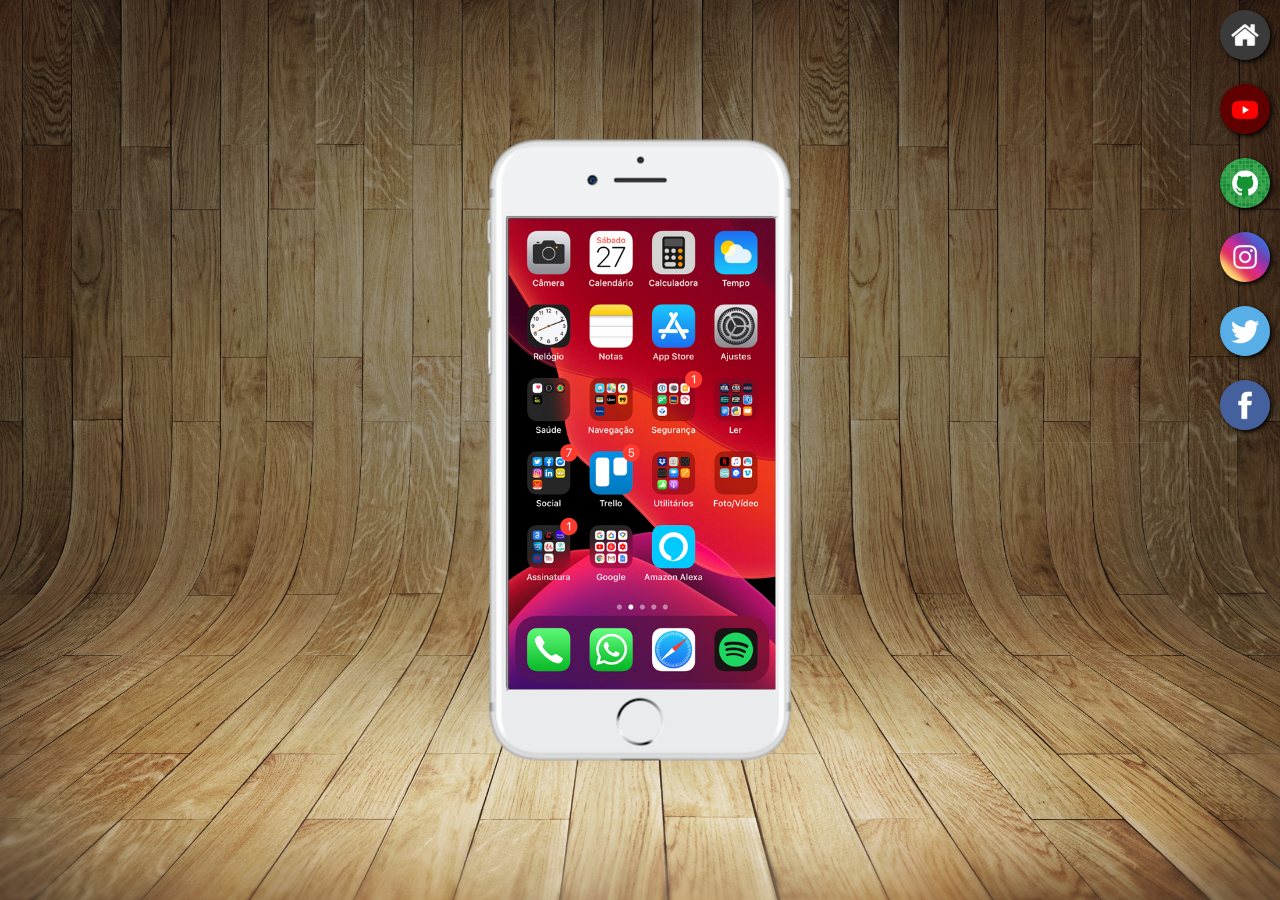
<file: index.html>
<!DOCTYPE html>
<html lang="pt-br">

<head>
    <meta charset="UTF-8">
    <meta http-equiv="X-UA-Compatible" content="IE=edge">
    <meta name="viewport" content="width=device-width, initial-scale=1.0">
    <title>Projeto redes sociais</title>
    <link rel="shortcut icon" href="favicon.ico" type="image/">
    <link rel="stylesheet" href="estilos/style.css">
</head>

<body>
    <main>
        <section id="telefone">
            <iframe src="home.html" frameborder="1" name="tela" id="tela" frameborder="0">
                Seu navegador não é compativel com isso
            </iframe>


        </section>

        <section id="redes-sociais">
            <a href="home.html" target="tela"><img src="imagens/logo-home.jpg" alt="home"></a><br>
            <a href="youtube.html" target="tela"><img src="imagens/logo-youtube.jpg" alt="youtube"></a><br>
            <a href="github.html" target="tela"><img src="imagens/logo-github.jpg" alt="github"></a><br>
            <a href="insta.html" target="tela"><img src="imagens/logo-instagram.jpg" alt="instagram"></a><br>
            <a href="twitter.html" target="tela"><img src="imagens/logo-twitter.jpg" alt="twitter"></a><br>
            <a href="face.html" target="tela"><img src="imagens/logo-facebook.jpg" alt="Facebook"></a>

        </section>
    </main>

</body>

</html>
</file>
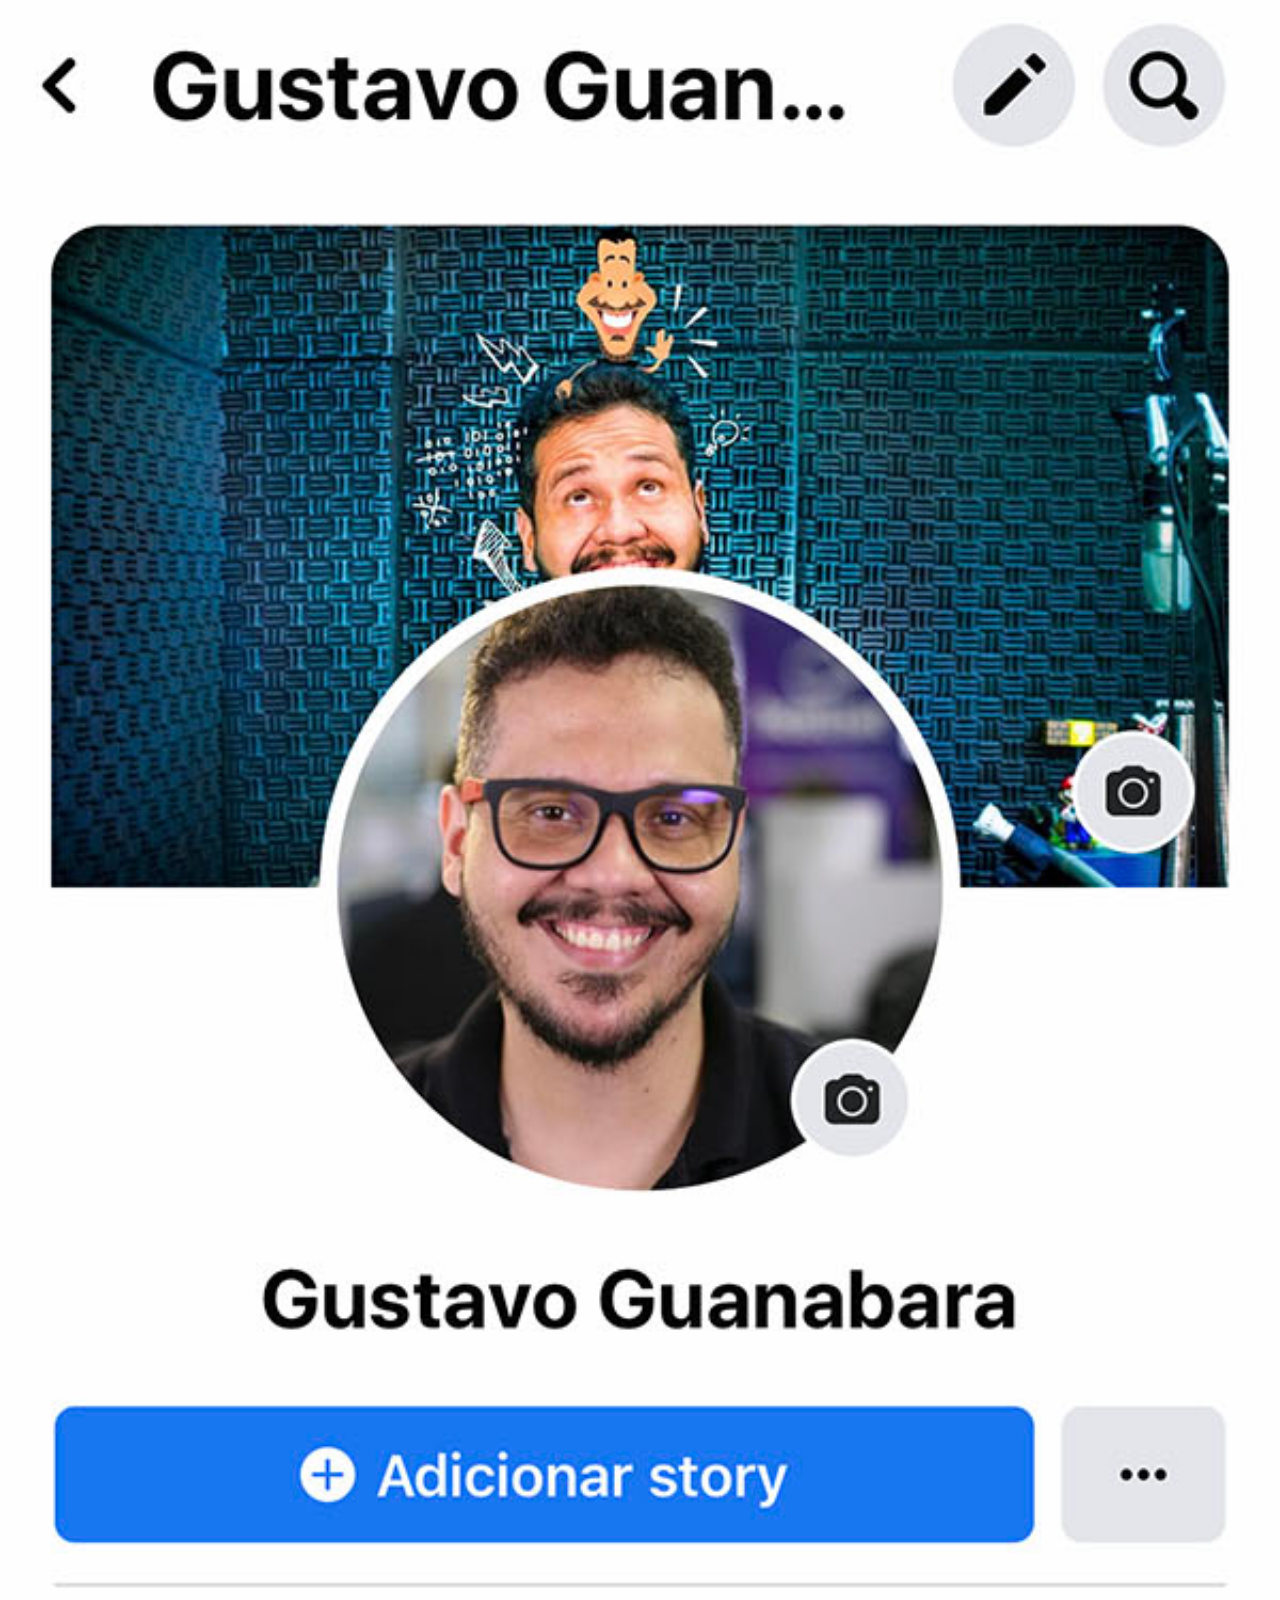
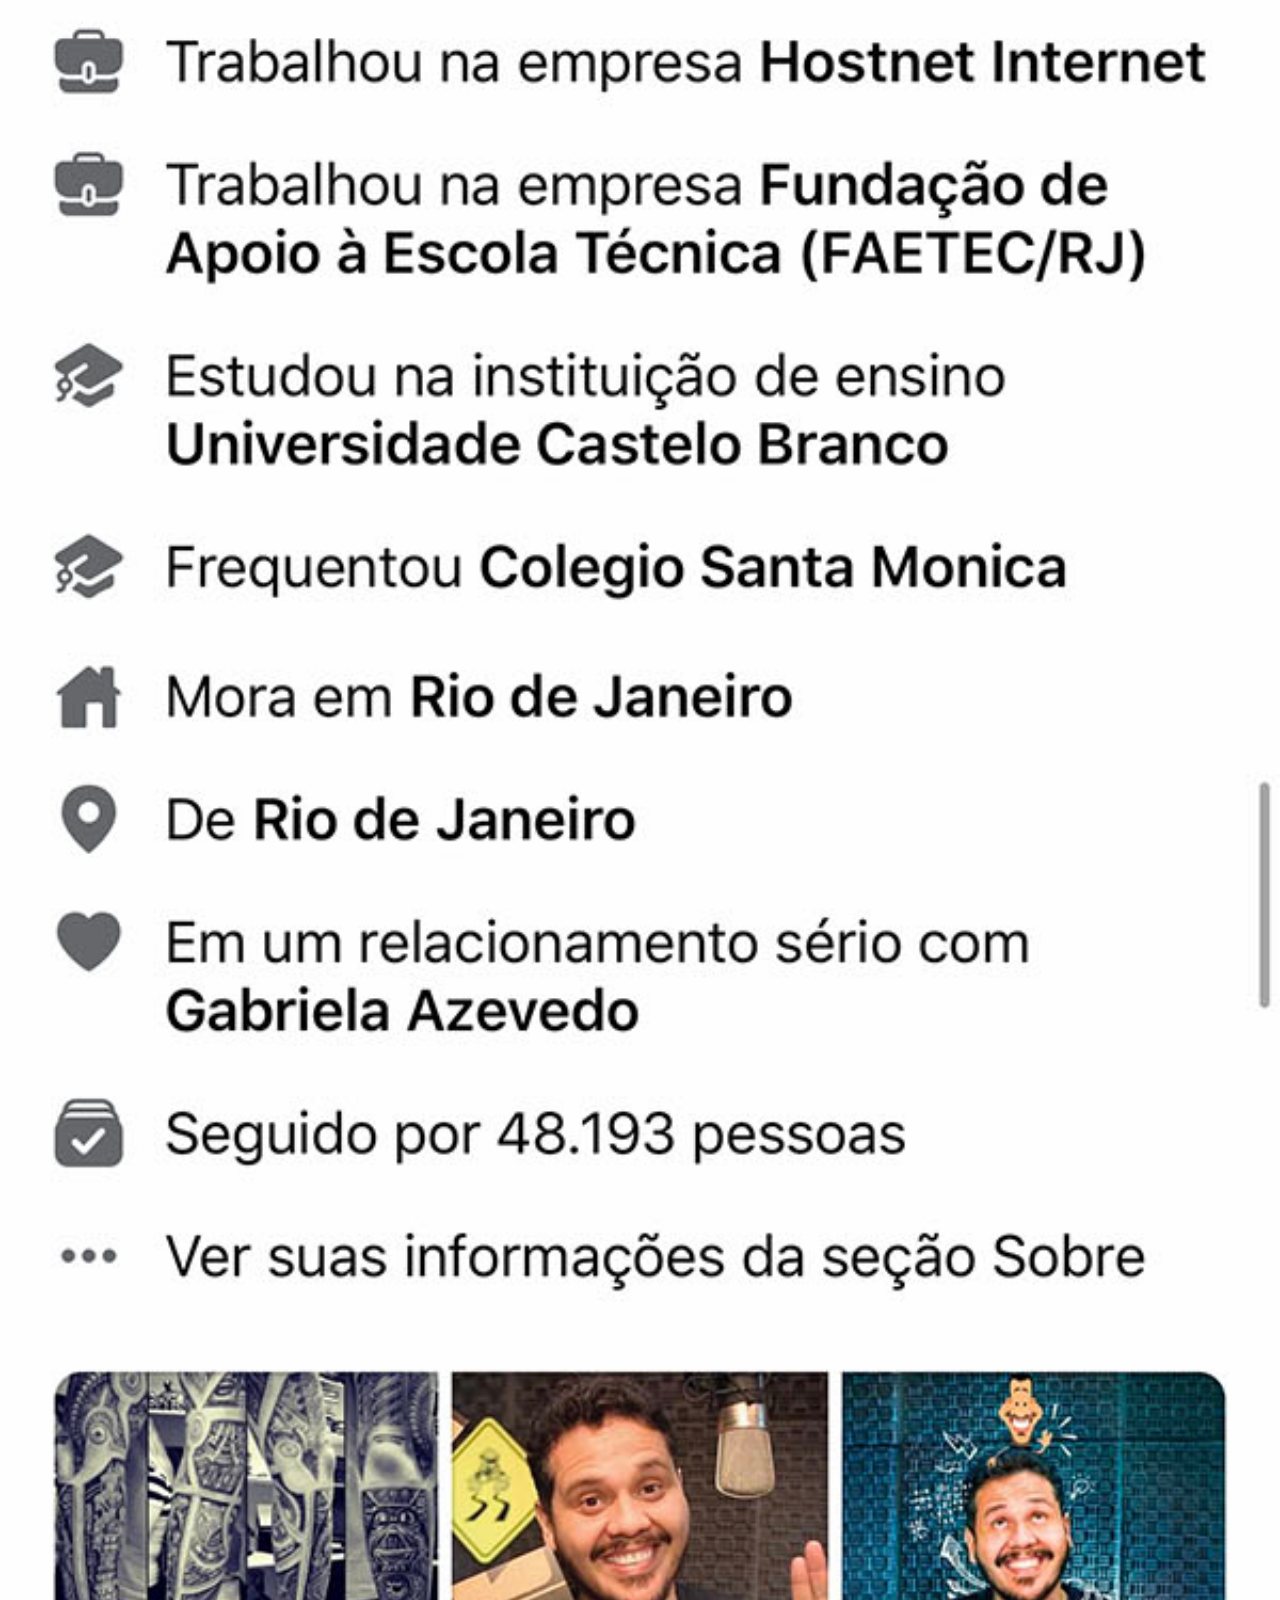
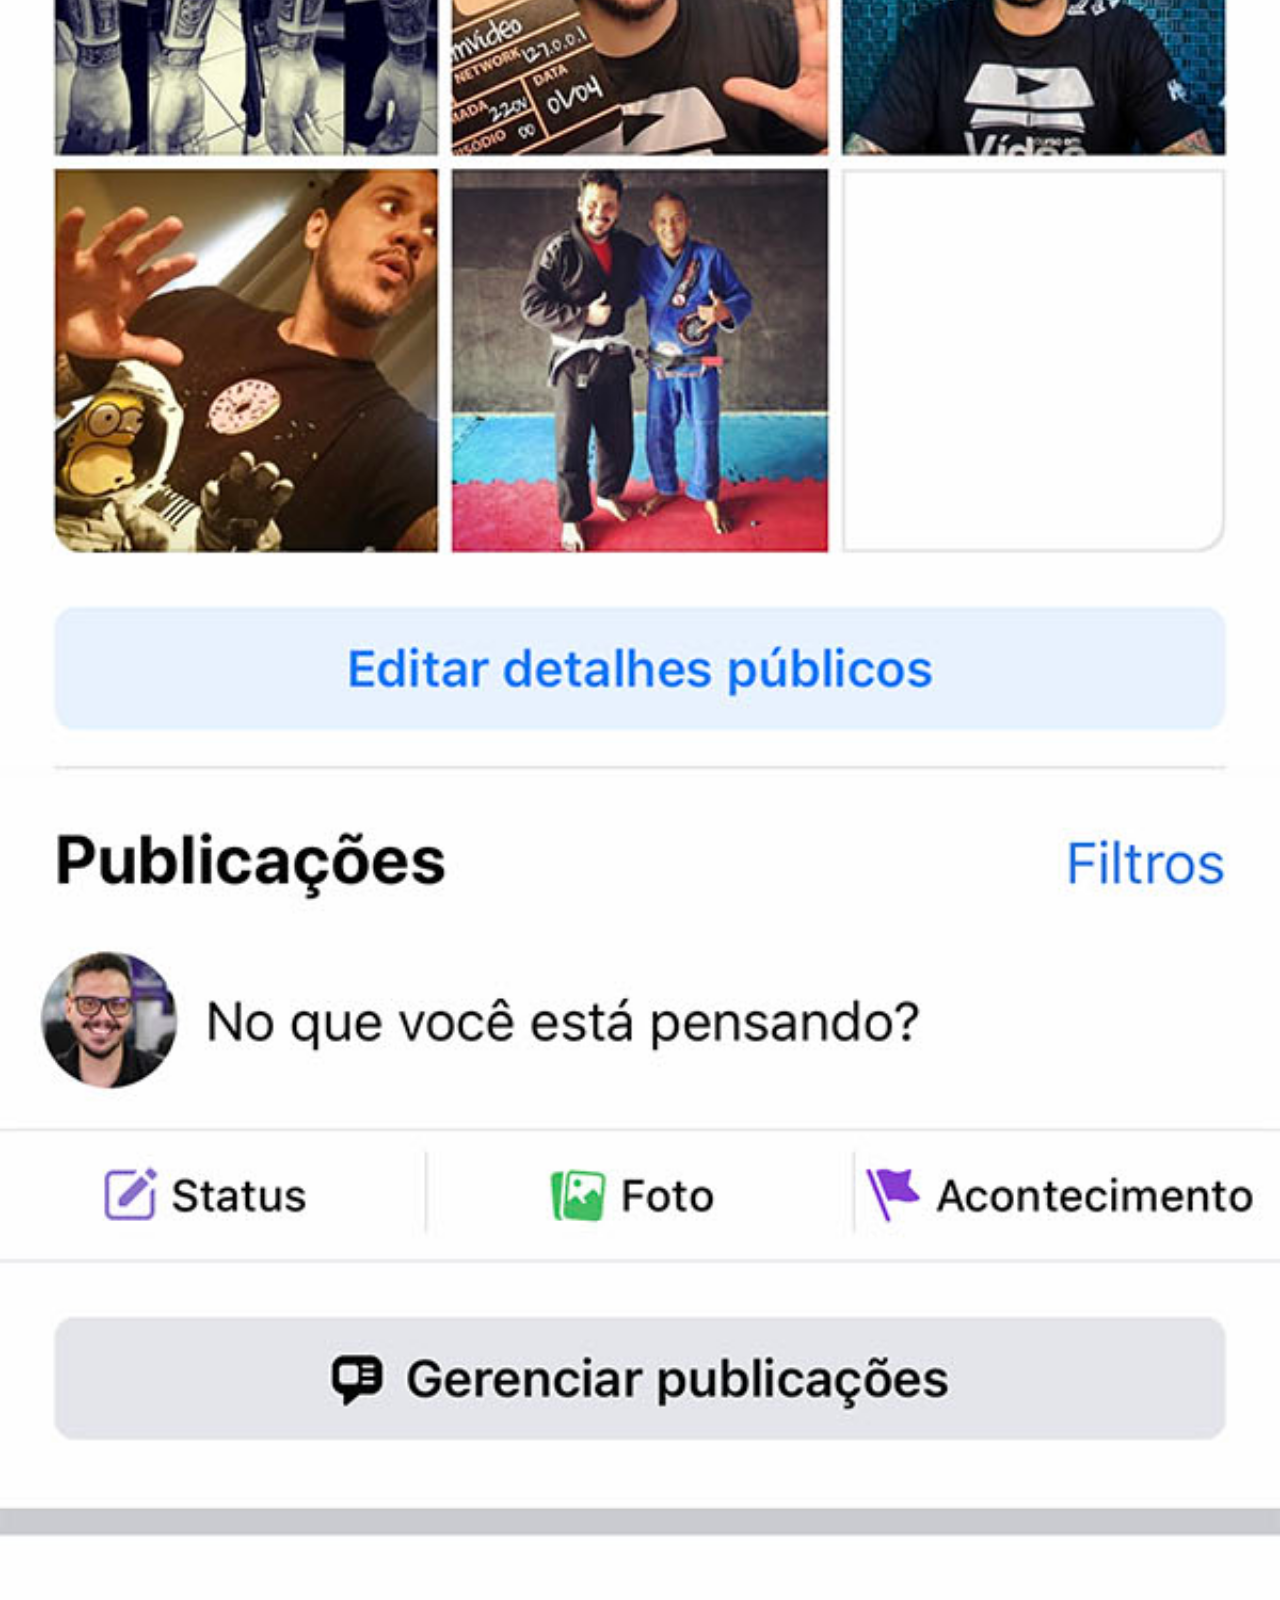
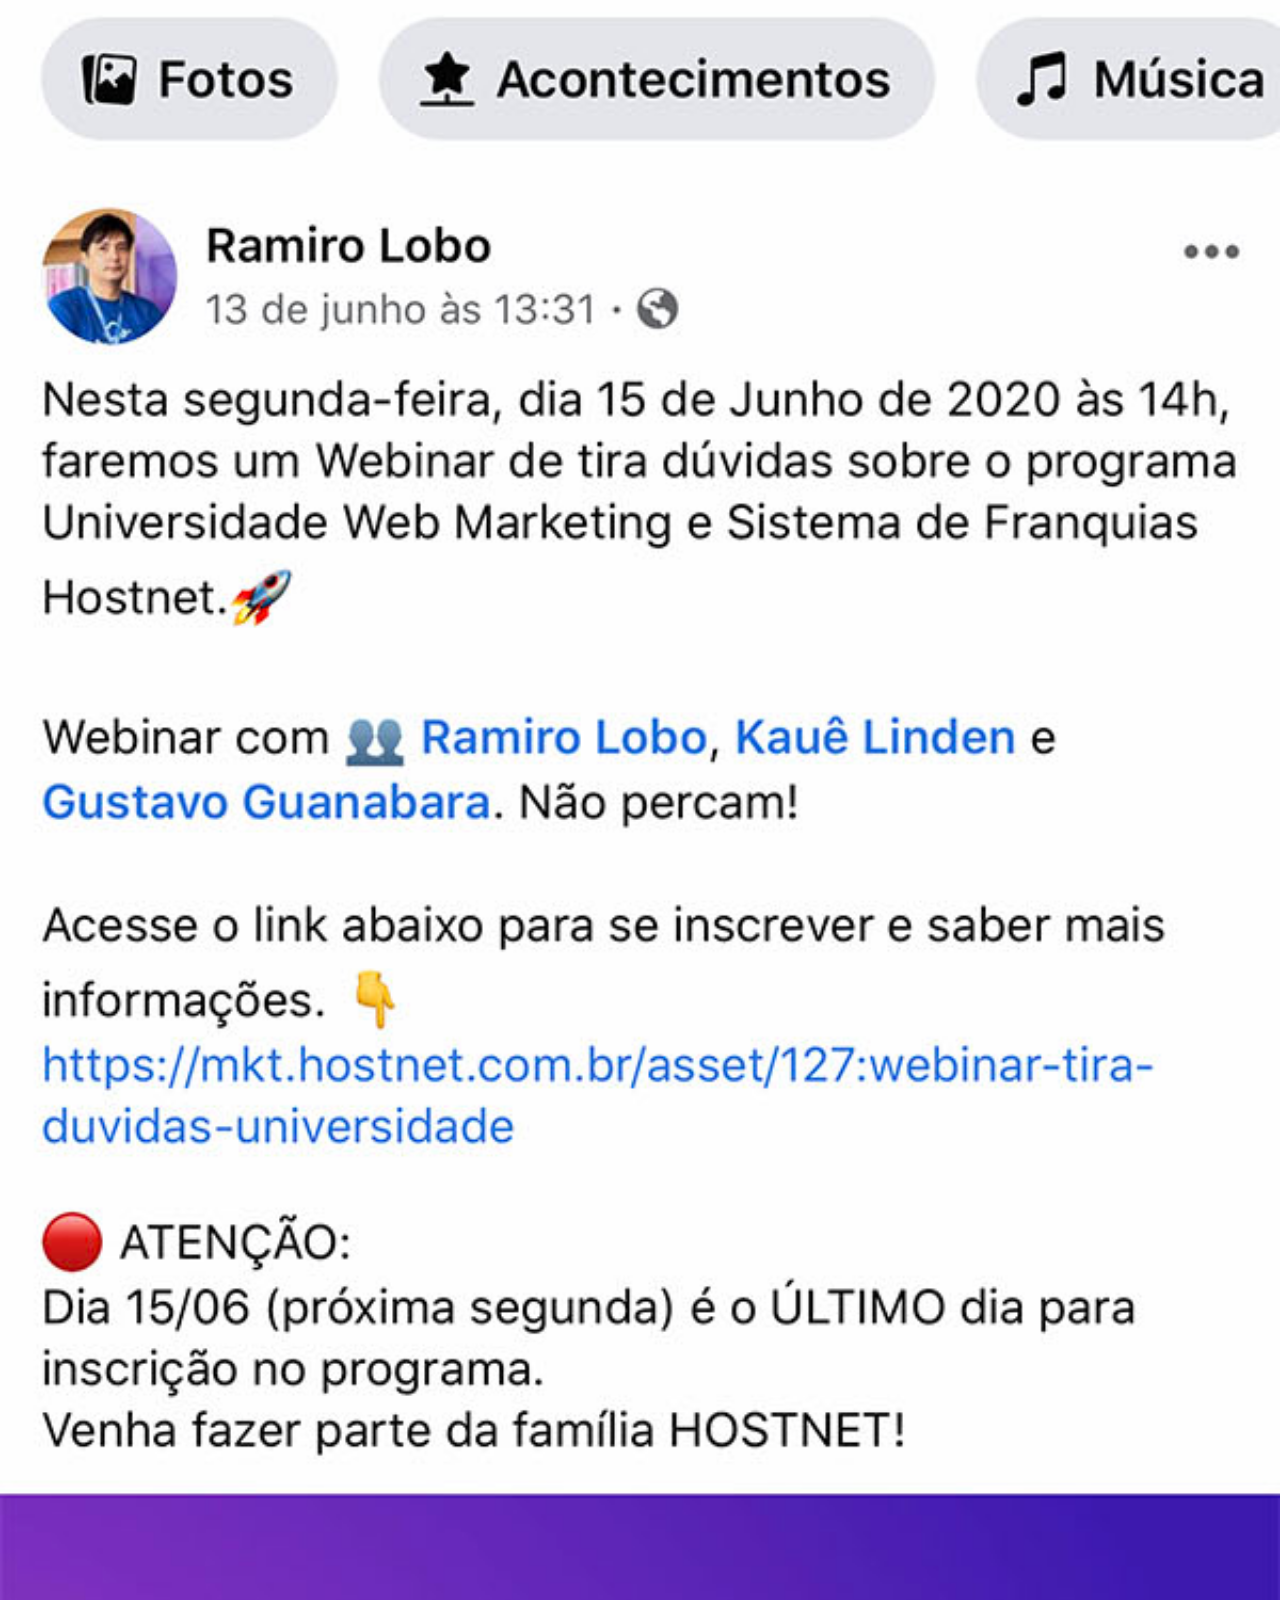
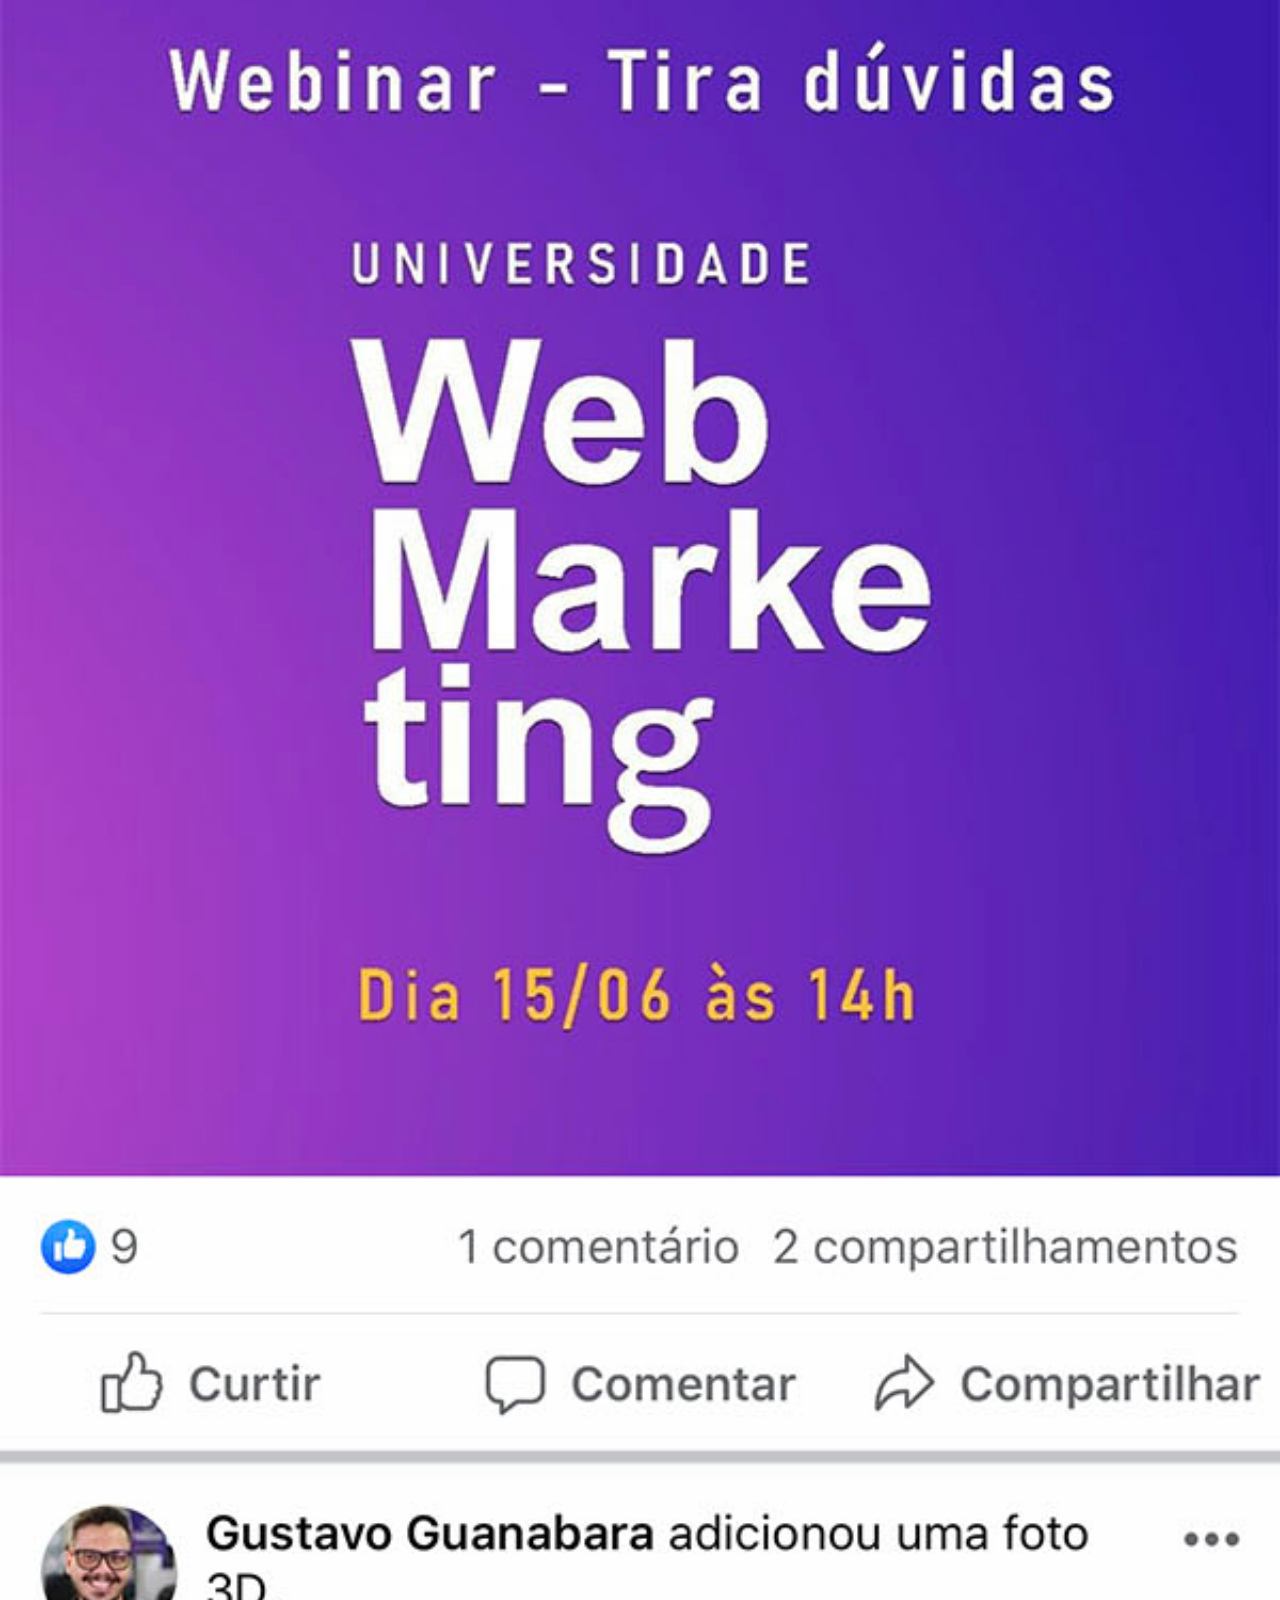
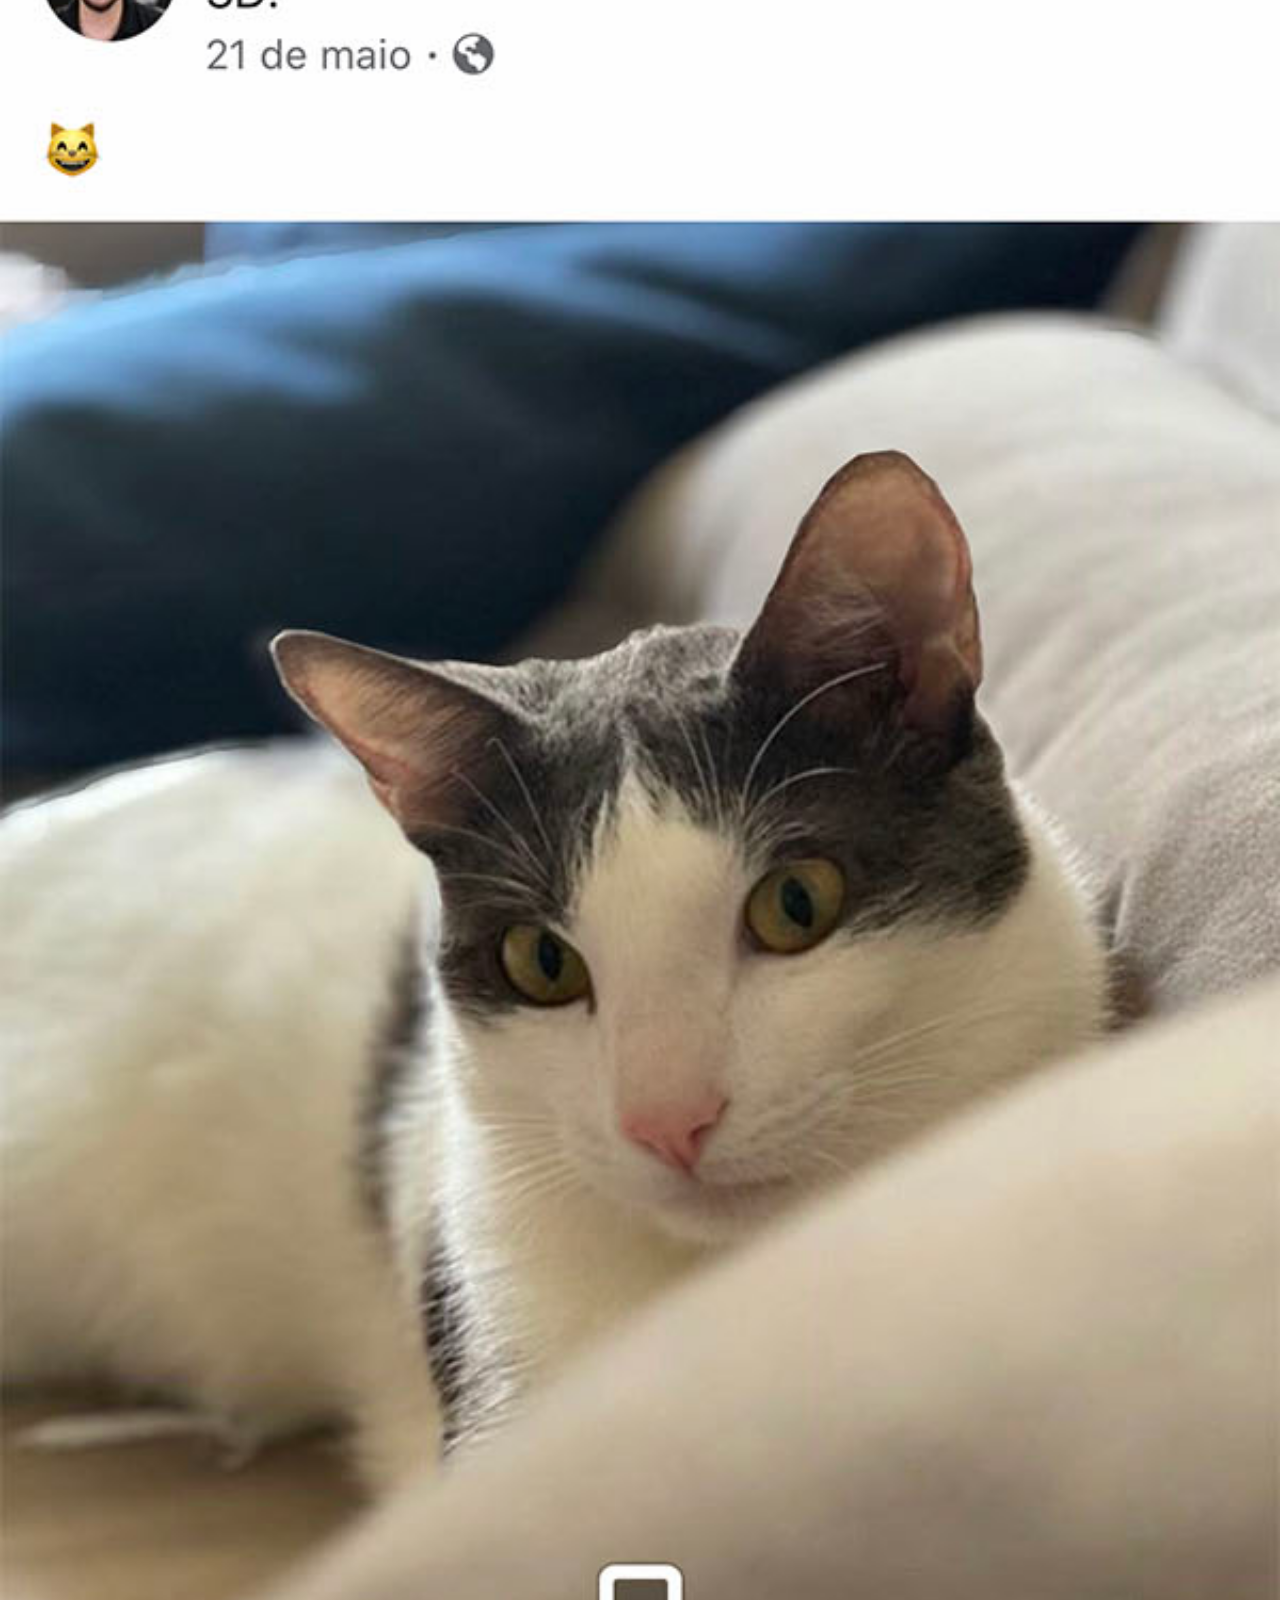
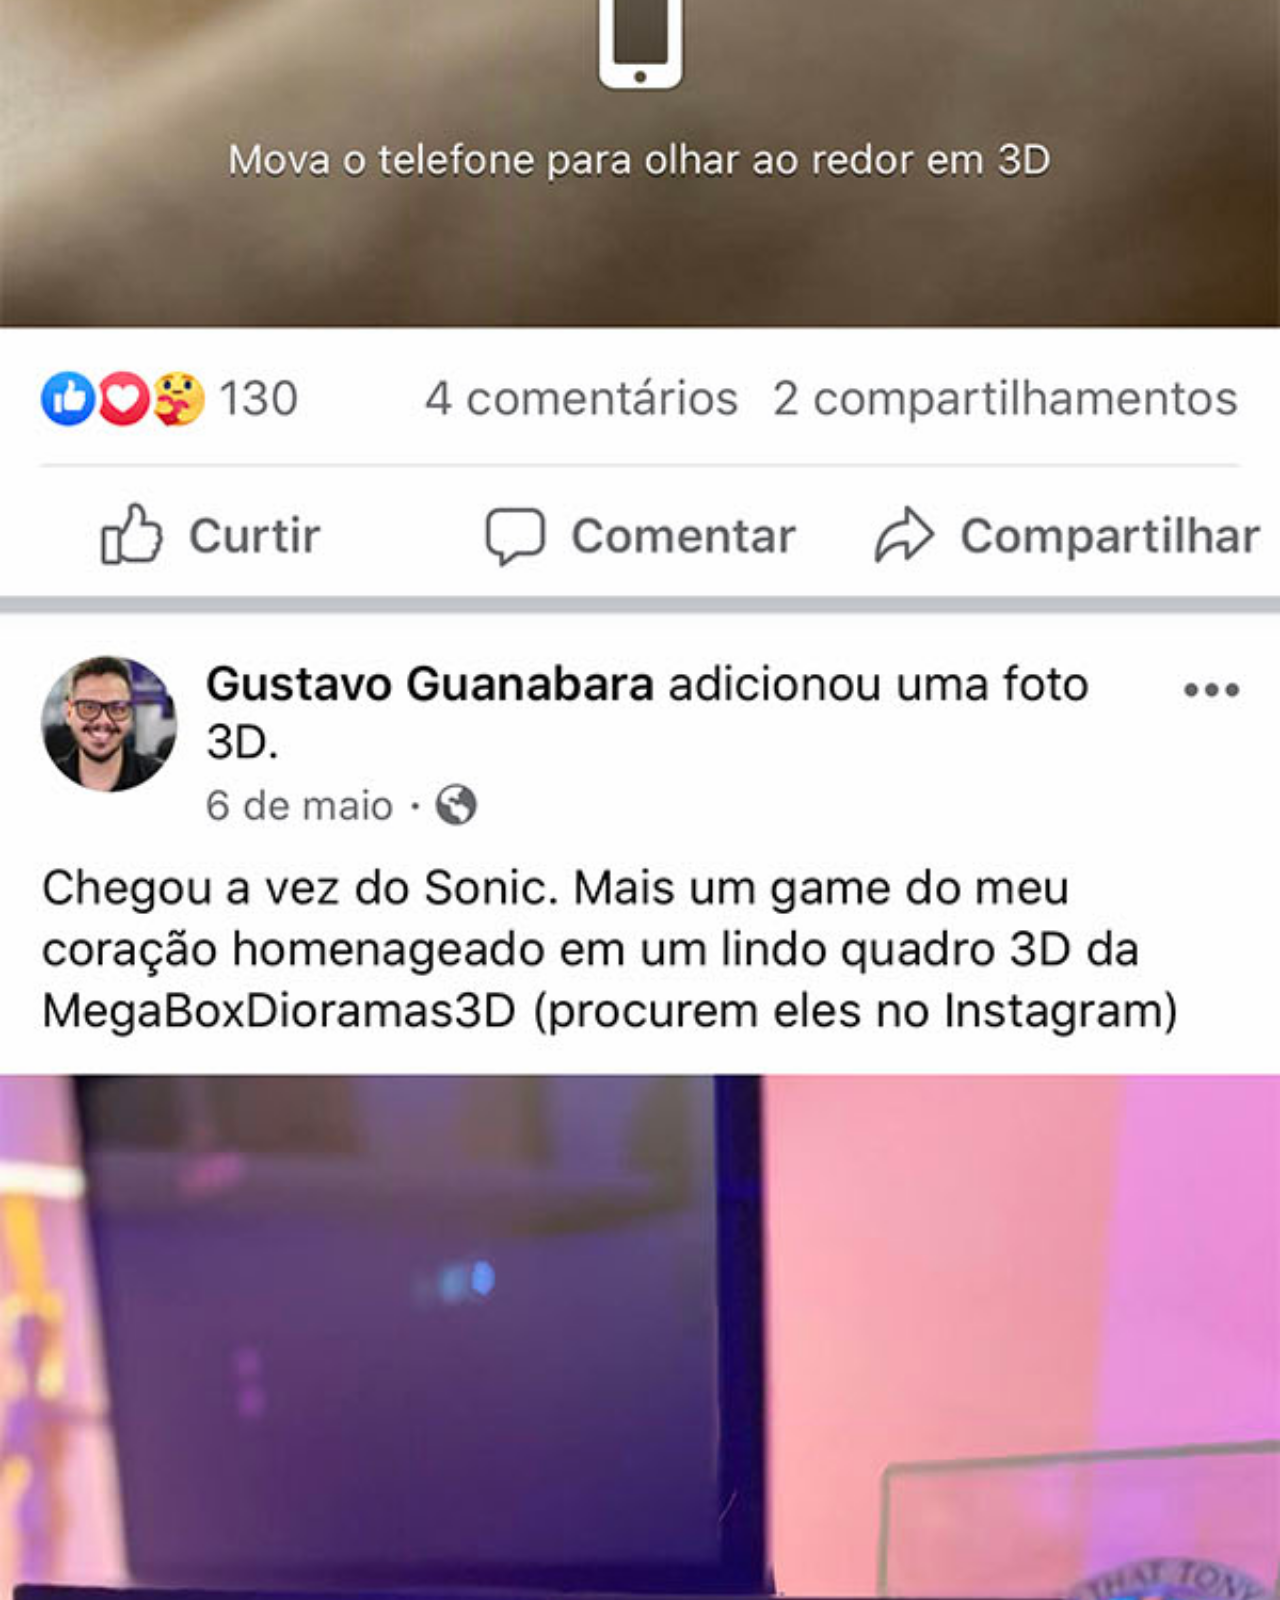
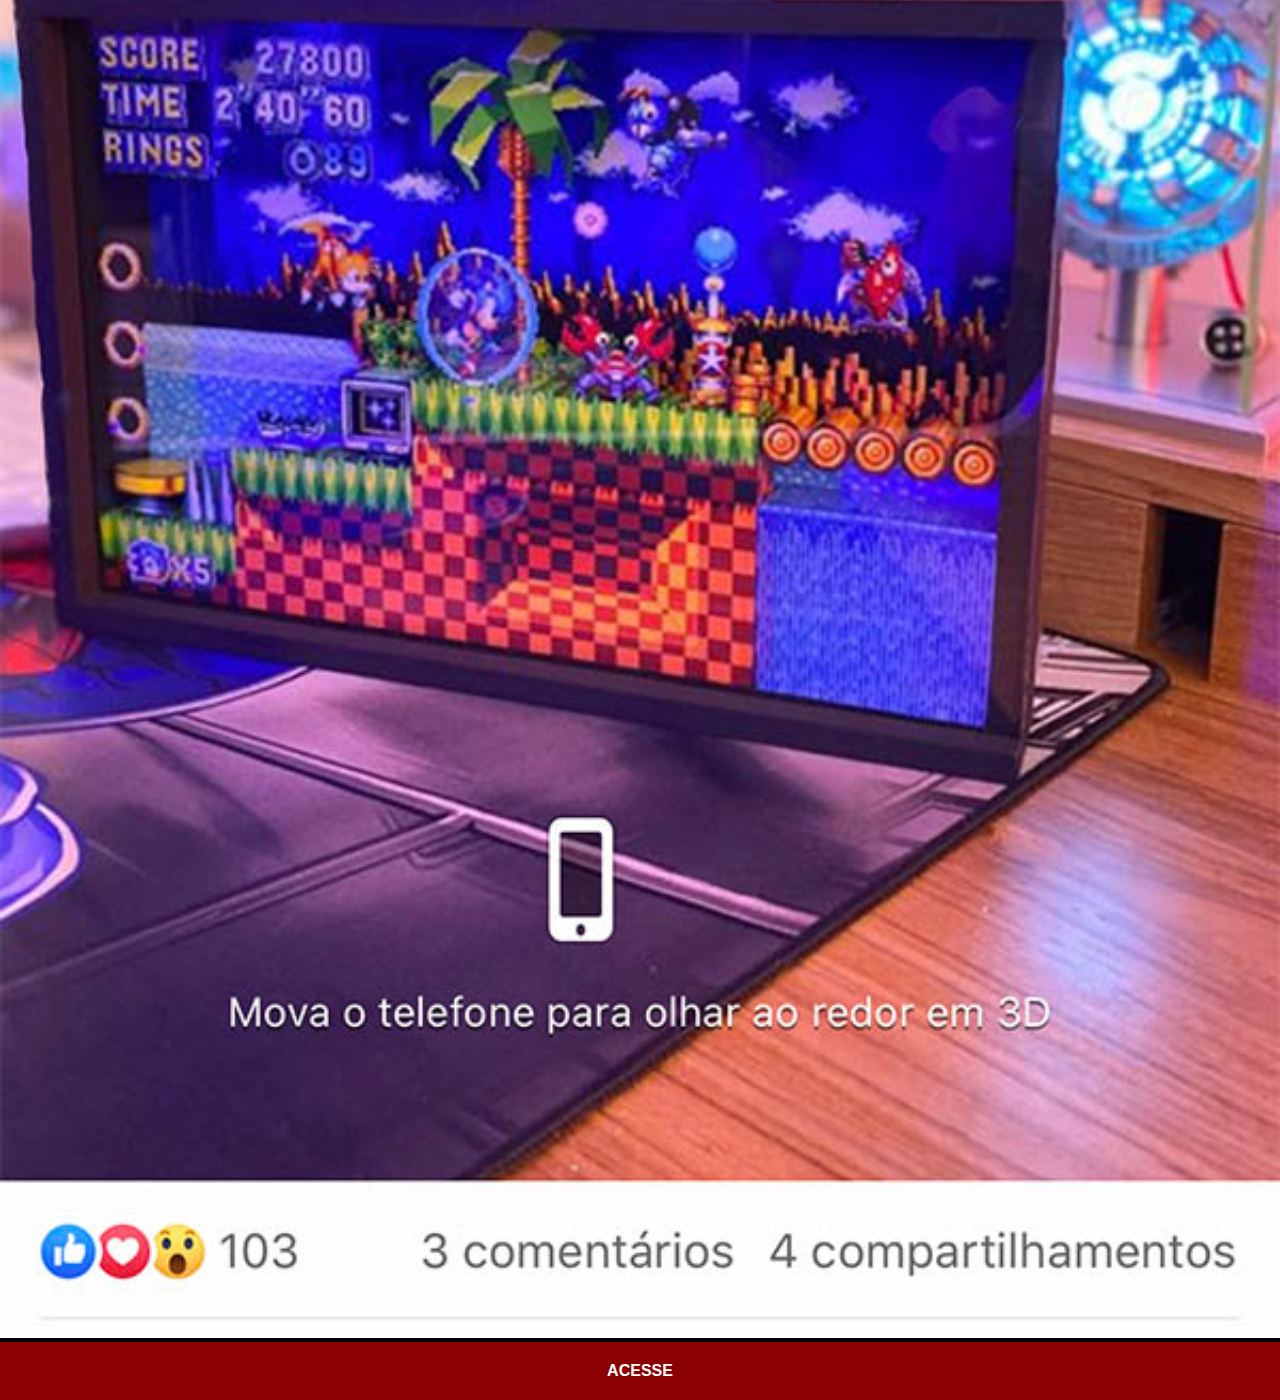
<file: face.html>
<!DOCTYPE html>
<html lang="pt-br">

<head>
    <meta charset="UTF-8">
    <meta http-equiv="X-UA-Compatible" content="IE=edge">
    <meta name="viewport" content="width=device-width, initial-scale=1.0">
    <link rel="stylesheet" href="estilos/social.css">
    <title>Facebook</title>

</head>

<body>
    <img src="imagens/tela-facebook.jpg" alt="twitter">
    <a href="https://www.youtube.com/watch?v=ar5UB2MxraE&list=PLHz_AreHm4dkcVCk2Bn_fdVQ81Fkrh6WT&index=15" target="_blank">ACESSE</a>


</body>

</html>
</file>
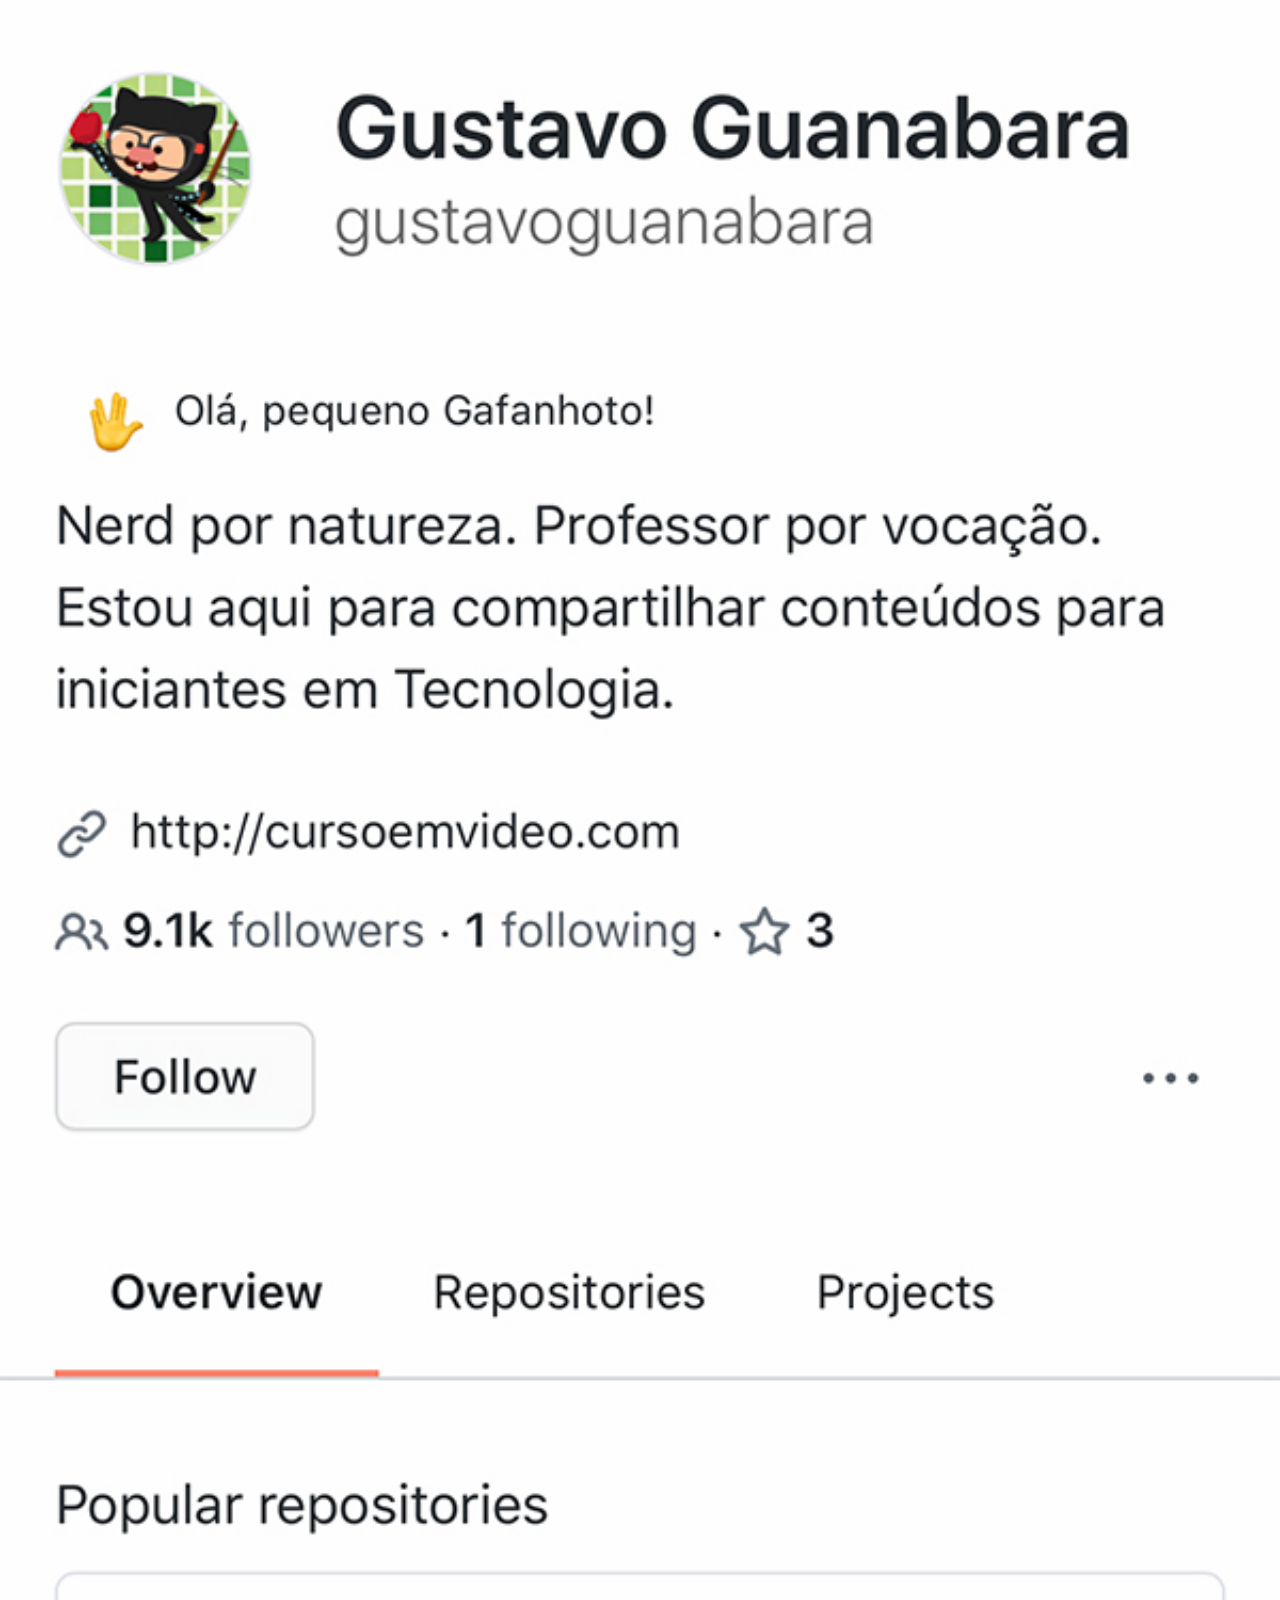
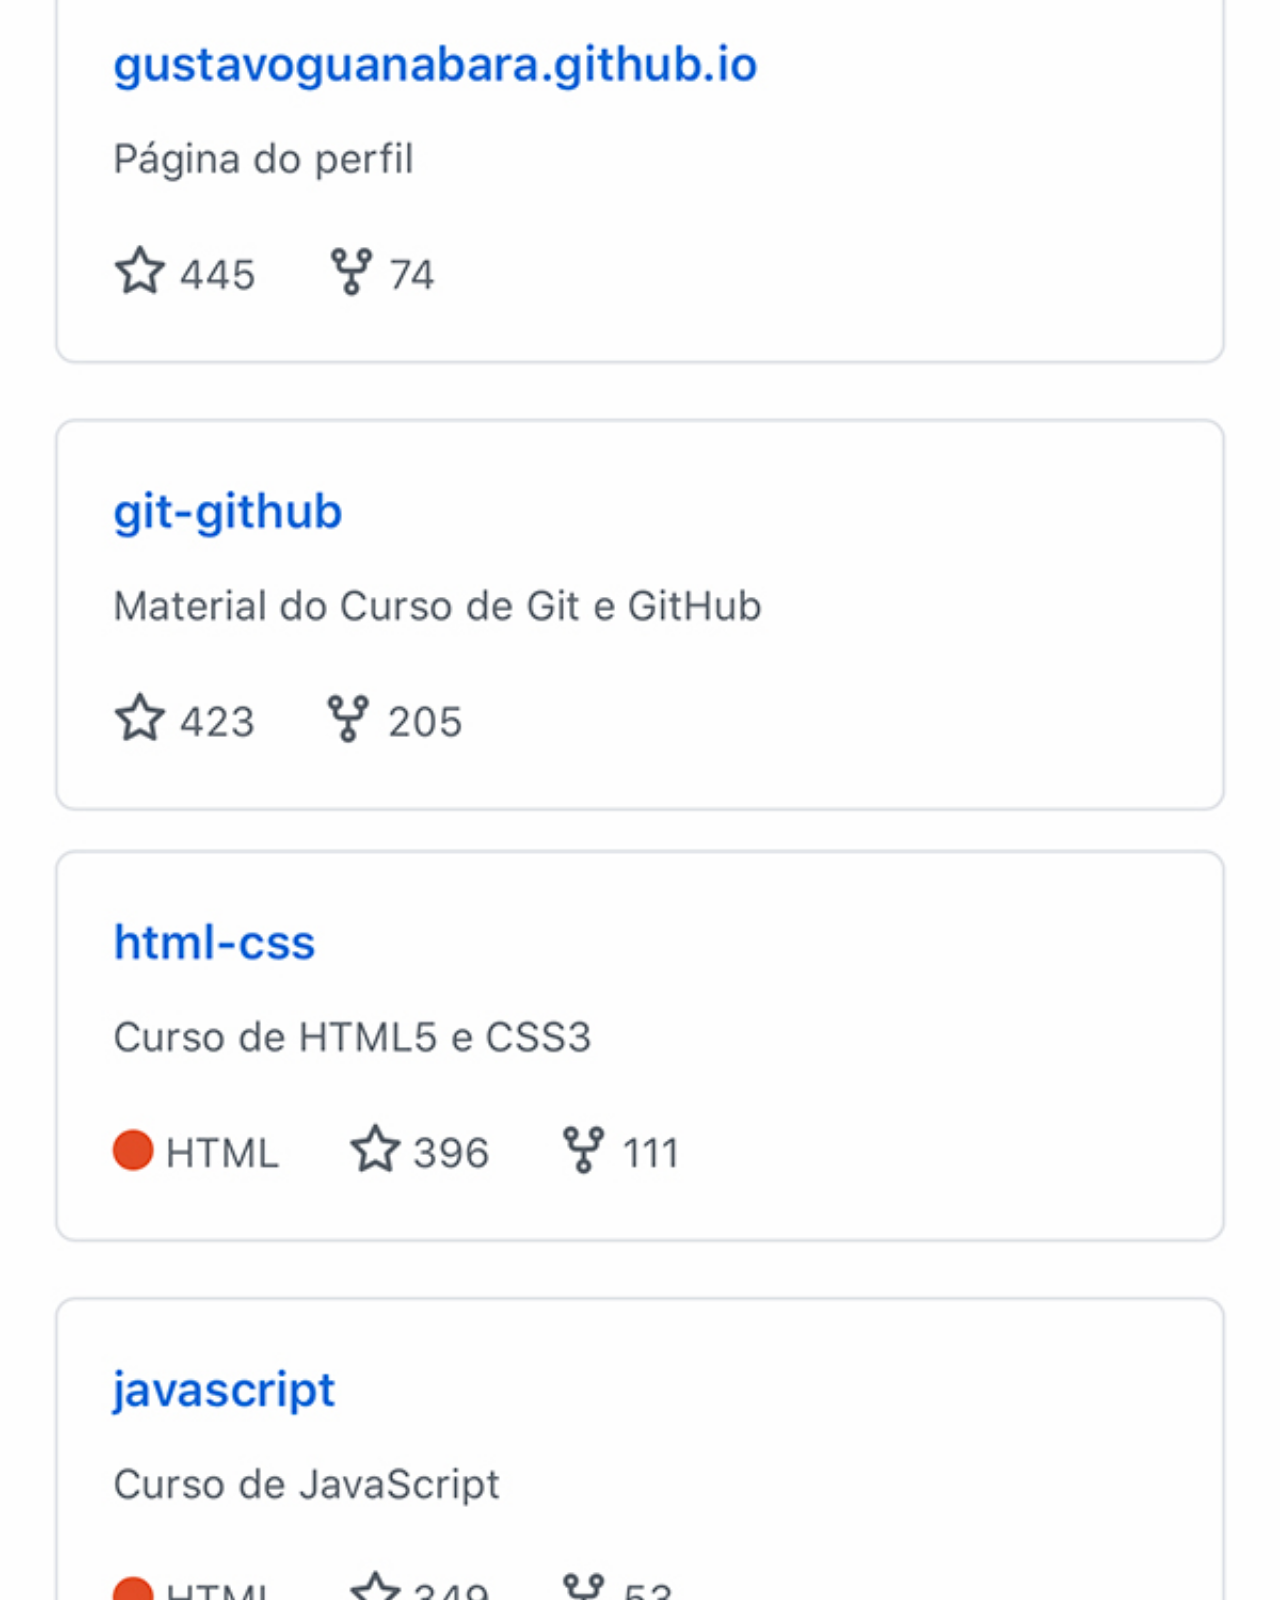
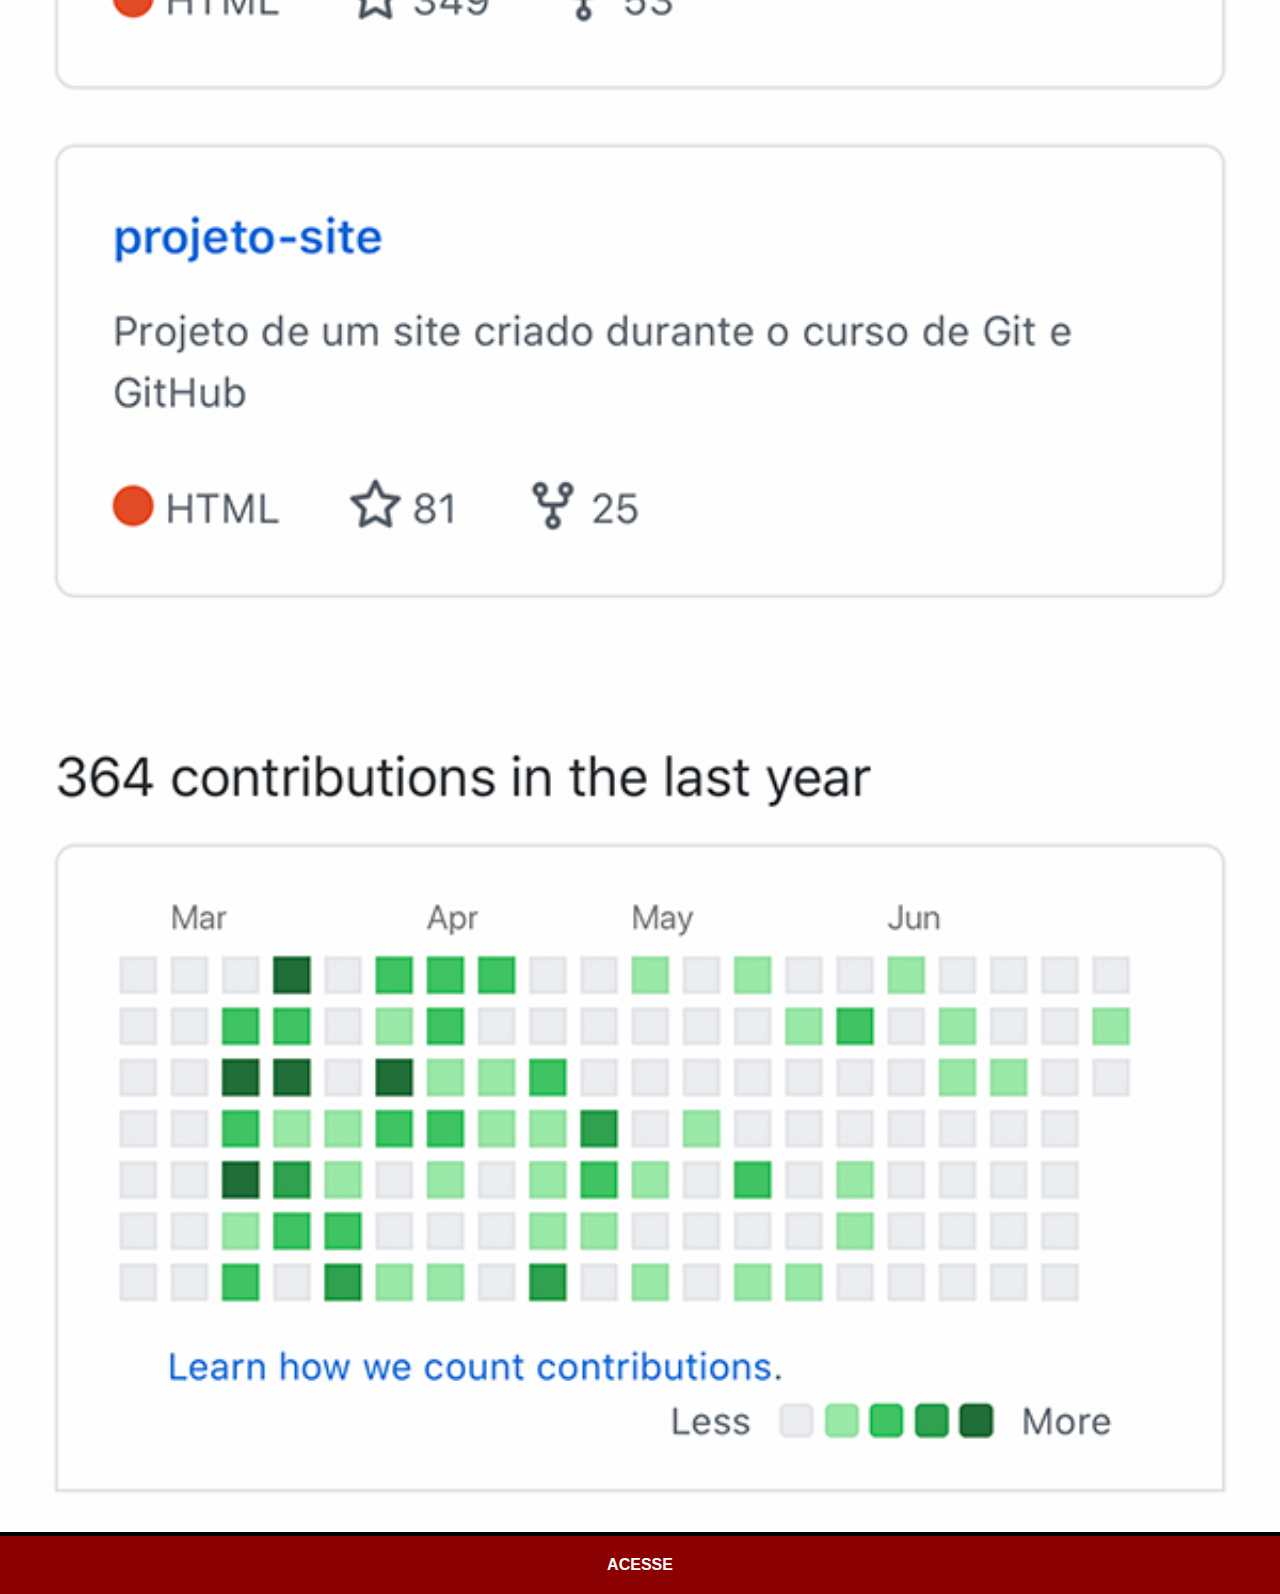
<file: github.html>
<!DOCTYPE html>
<html lang="pt-br">

<head>
    <meta charset="UTF-8">
    <meta http-equiv="X-UA-Compatible" content="IE=edge">
    <meta name="viewport" content="width=device-width, initial-scale=1.0">
    <link rel="stylesheet" href="estilos/social.css">
    <title>github</title>

</head>

<body>
    <img src="imagens/tela-github.jpg" alt="github">
    <a href="https://github.com/PauloVitorRP/projeto-social" target="_blank">ACESSE</a>


</body>

</html>
</file>
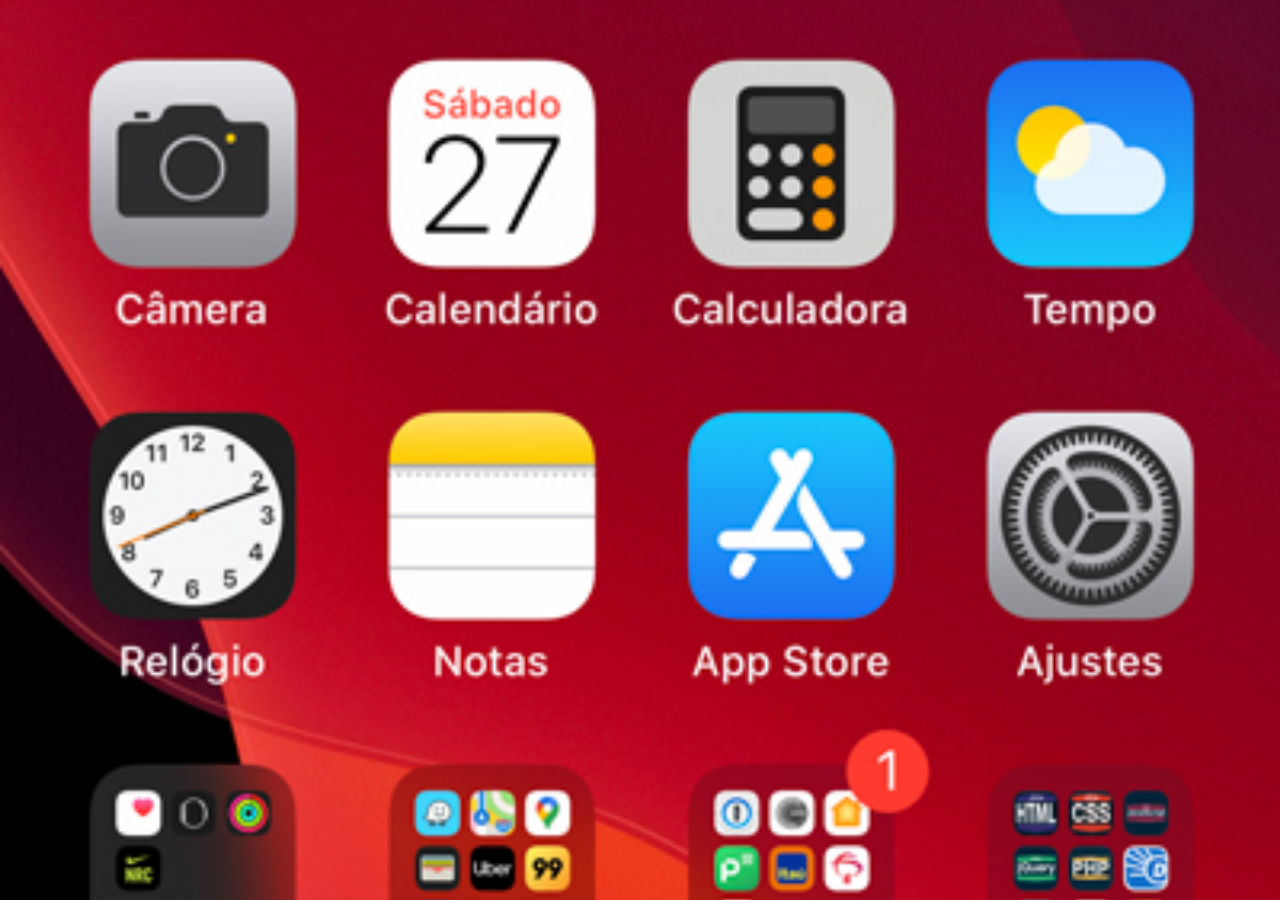
<file: home.html>
<!DOCTYPE html>
<html lang="pt-br">

<head>
    <meta charset="UTF-8">
    <meta http-equiv="X-UA-Compatible" content="IE=edge">
    <meta name="viewport" content="width=device-width, initial-scale=1.0">
    <title>Home</title>
    <style>
        * {
            margin: 0px;
            padding: 0px;
        }
        
        body {
            width: 100vw;
            height: 100vh;
            background: black url('imagens/tela-home.jpg') no-repeat top center;
            background-size: cover;
        }
    </style>
</head>

<body>

</body>

</html>
</file>
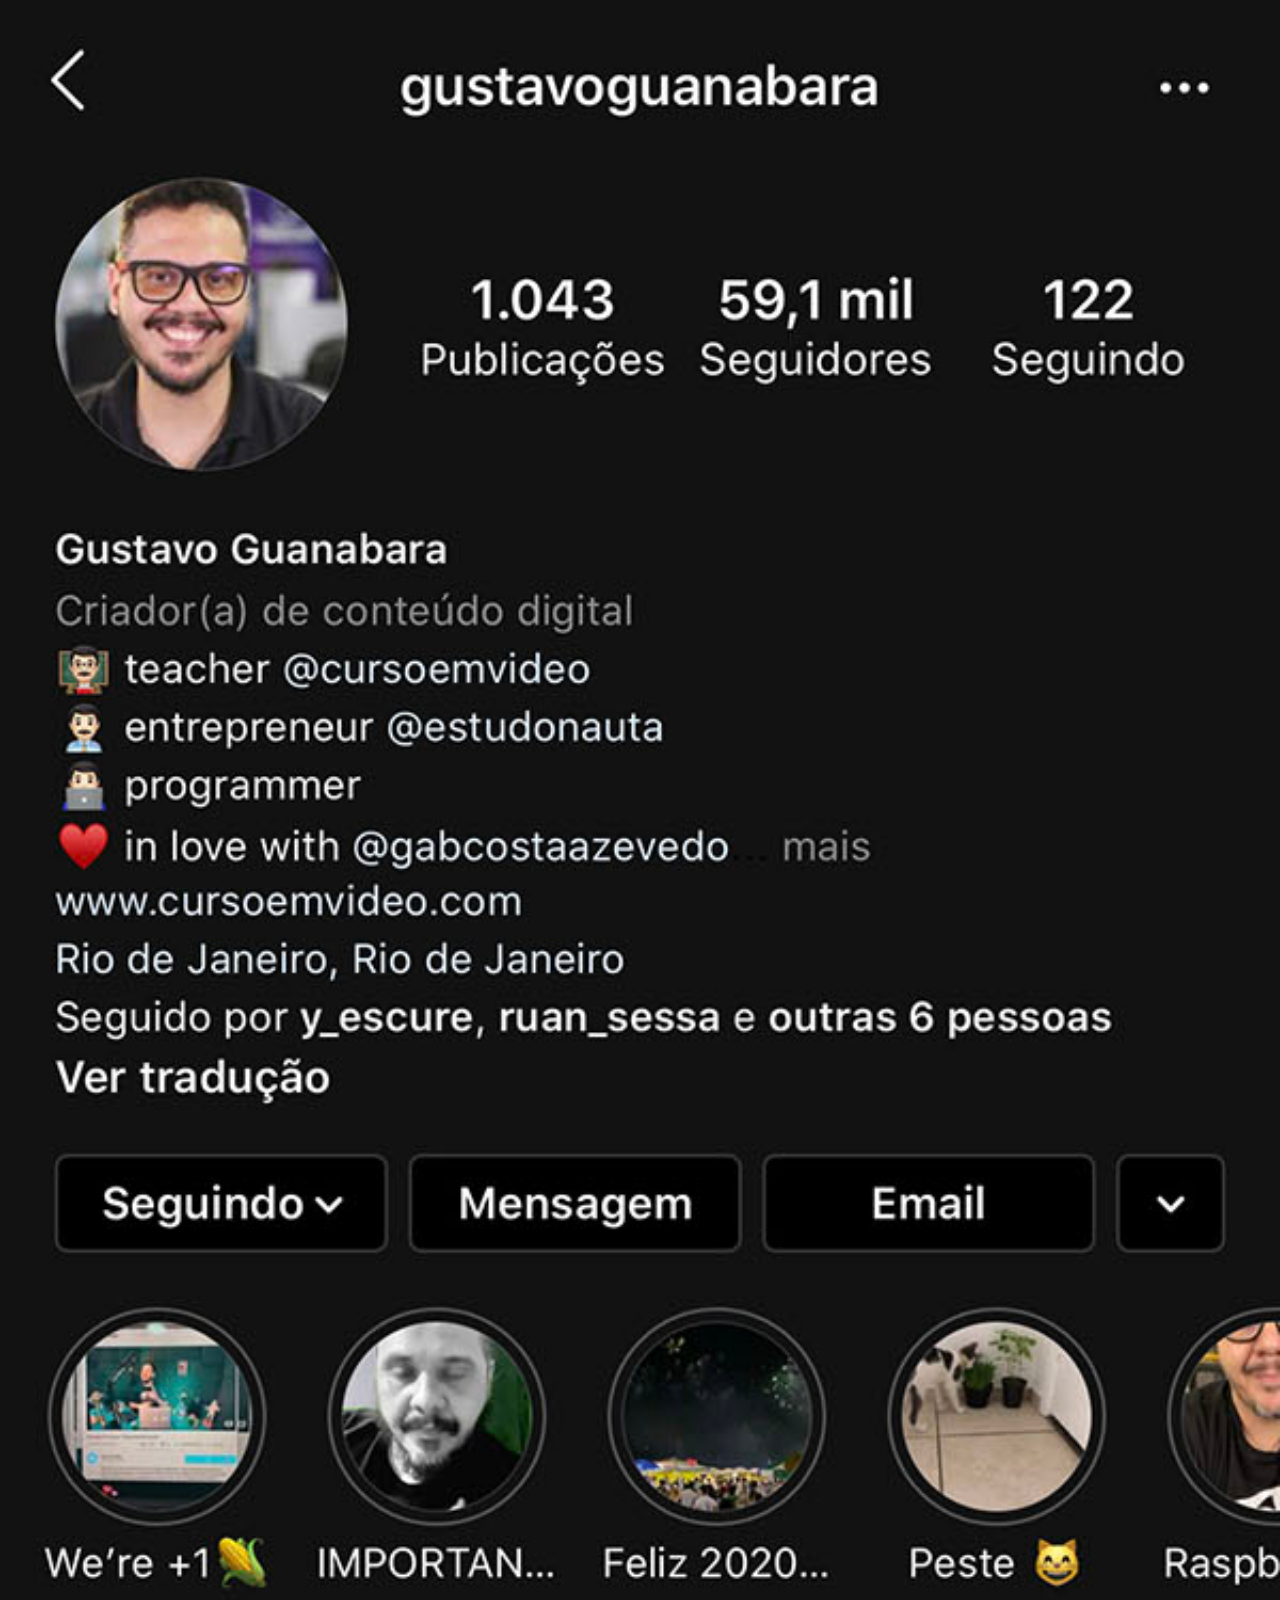
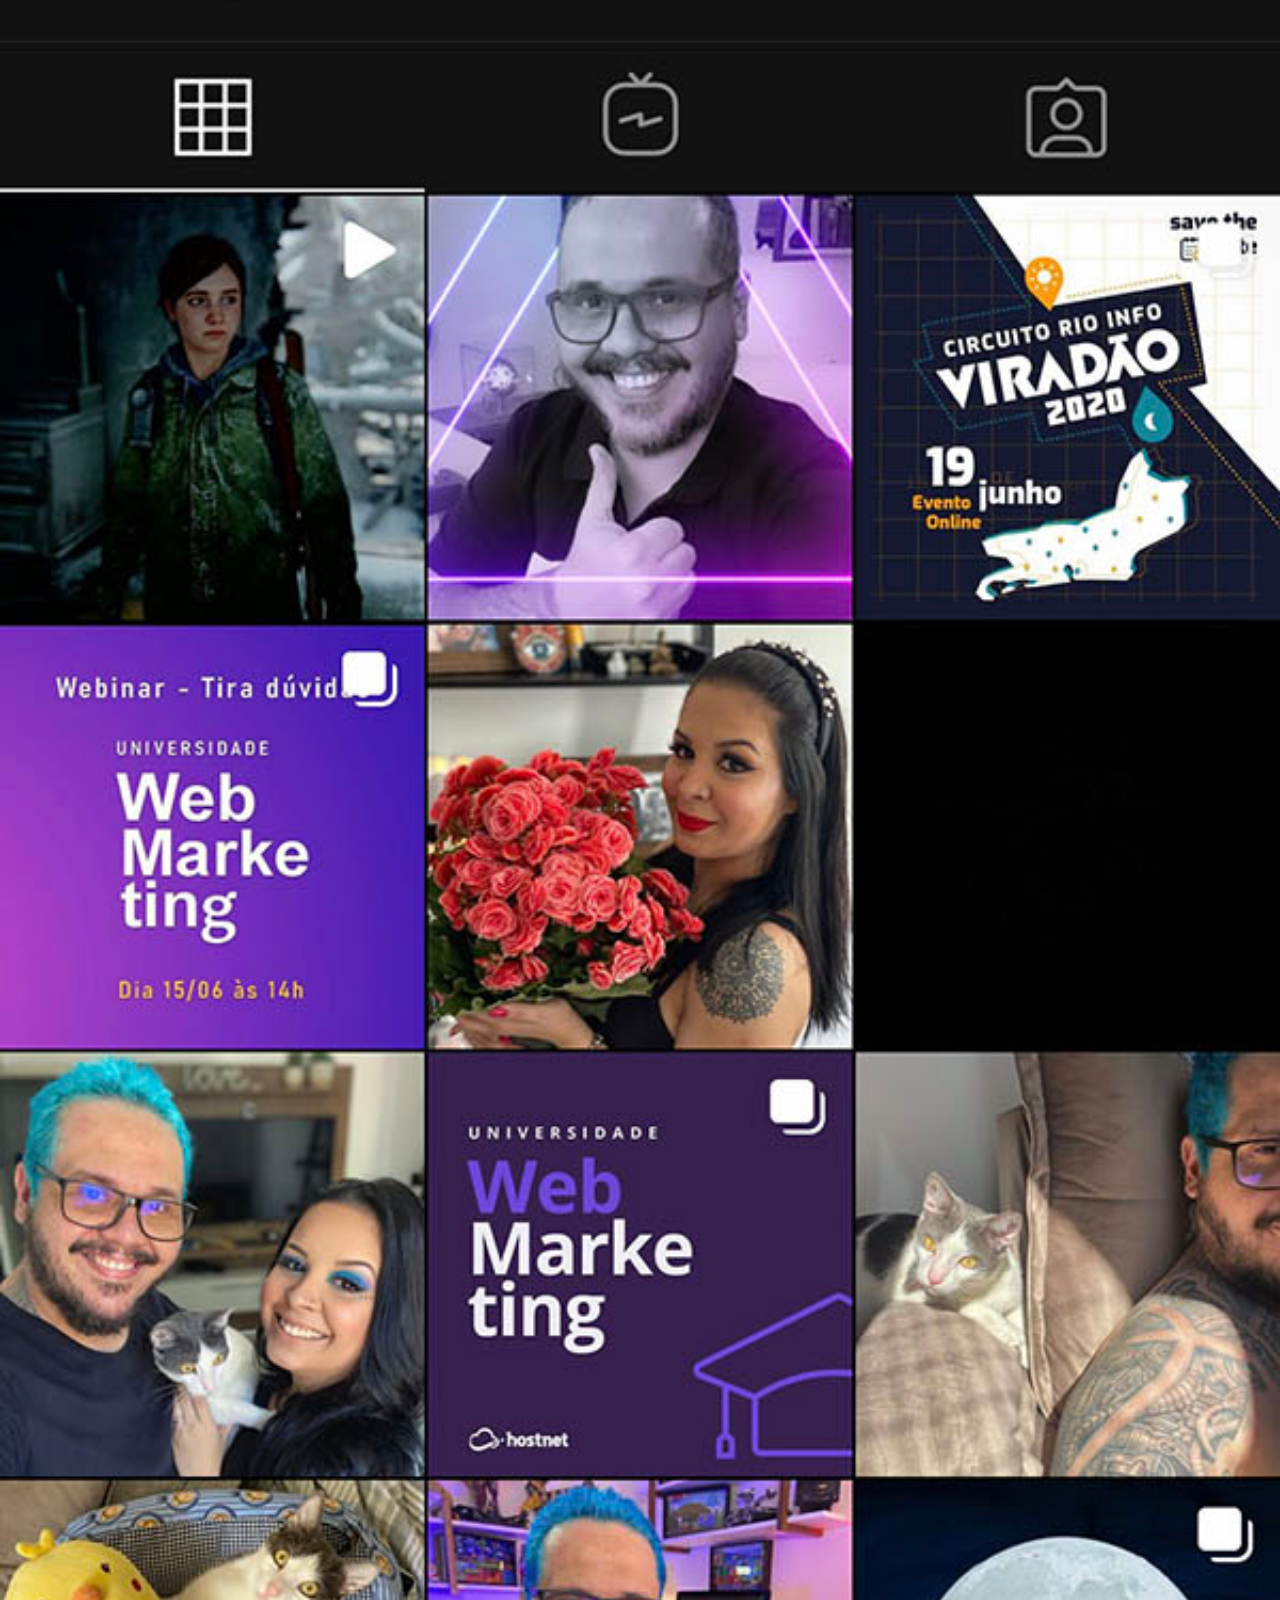
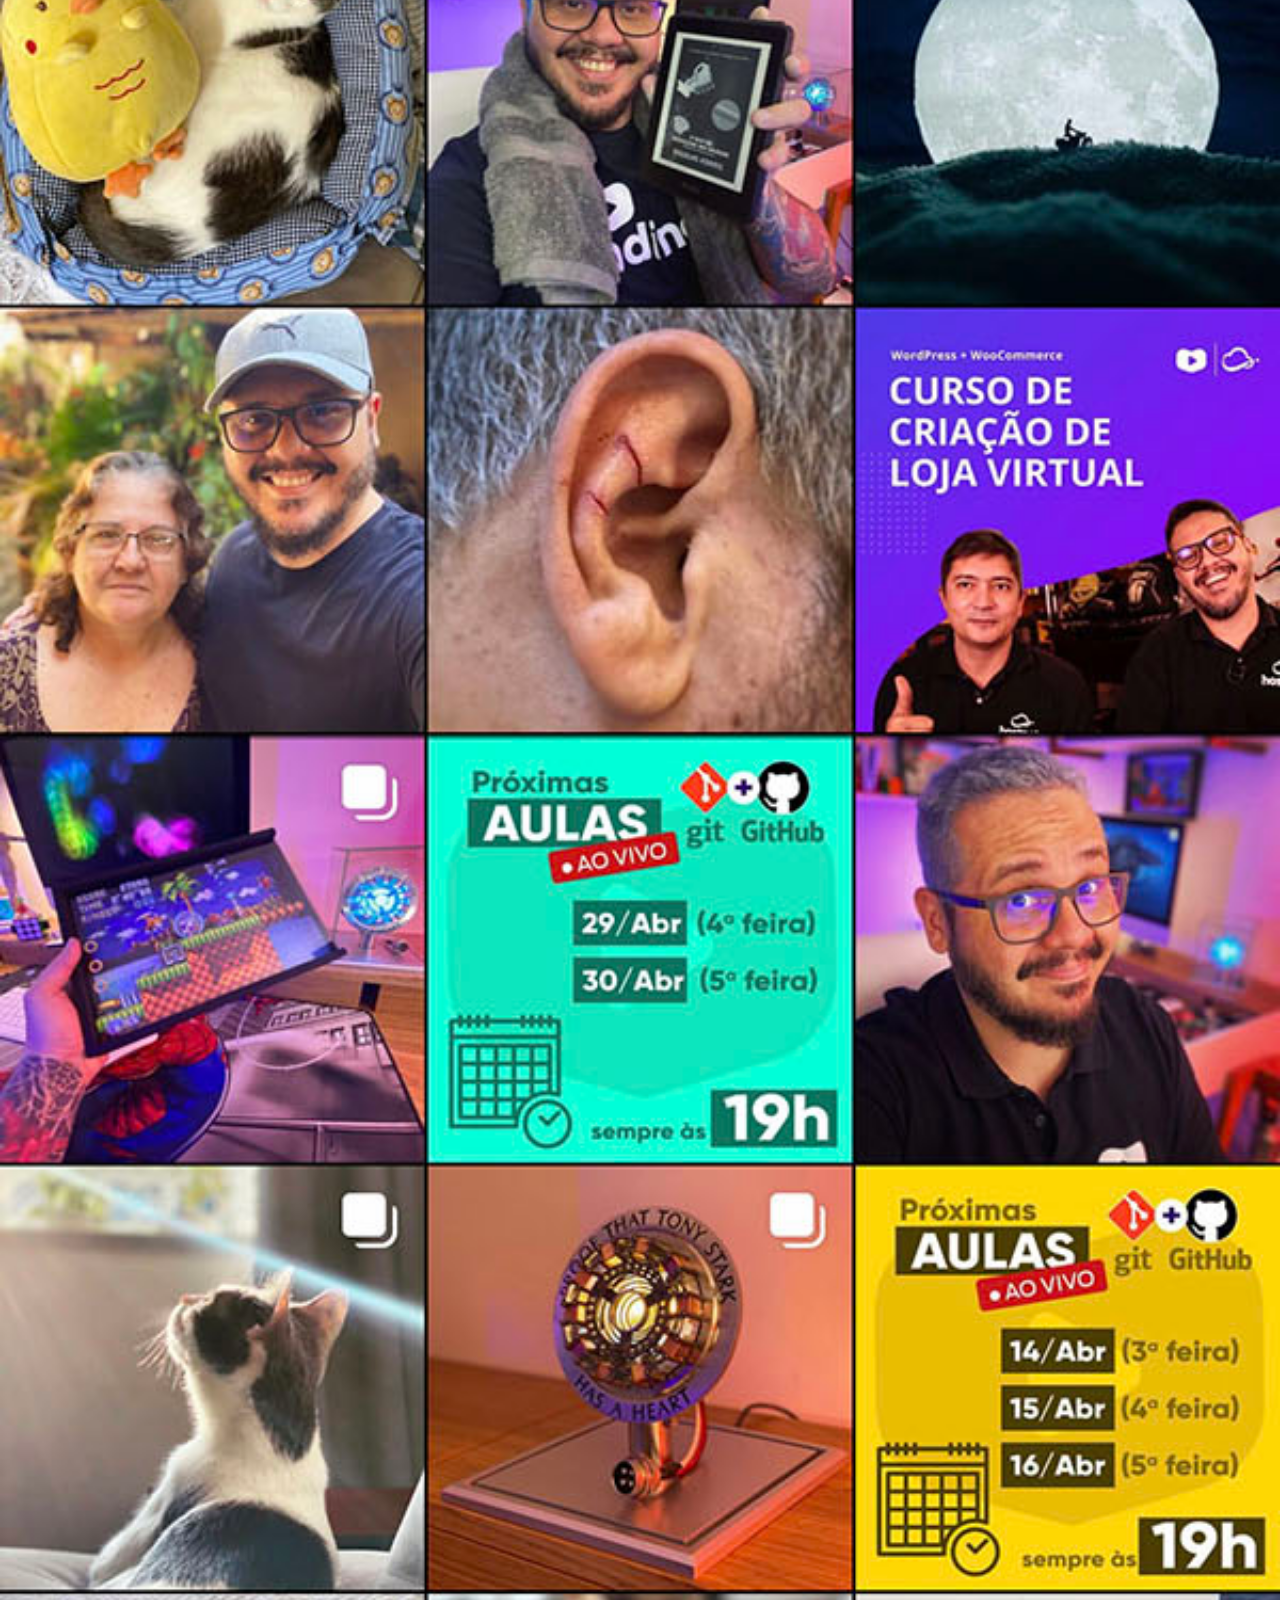
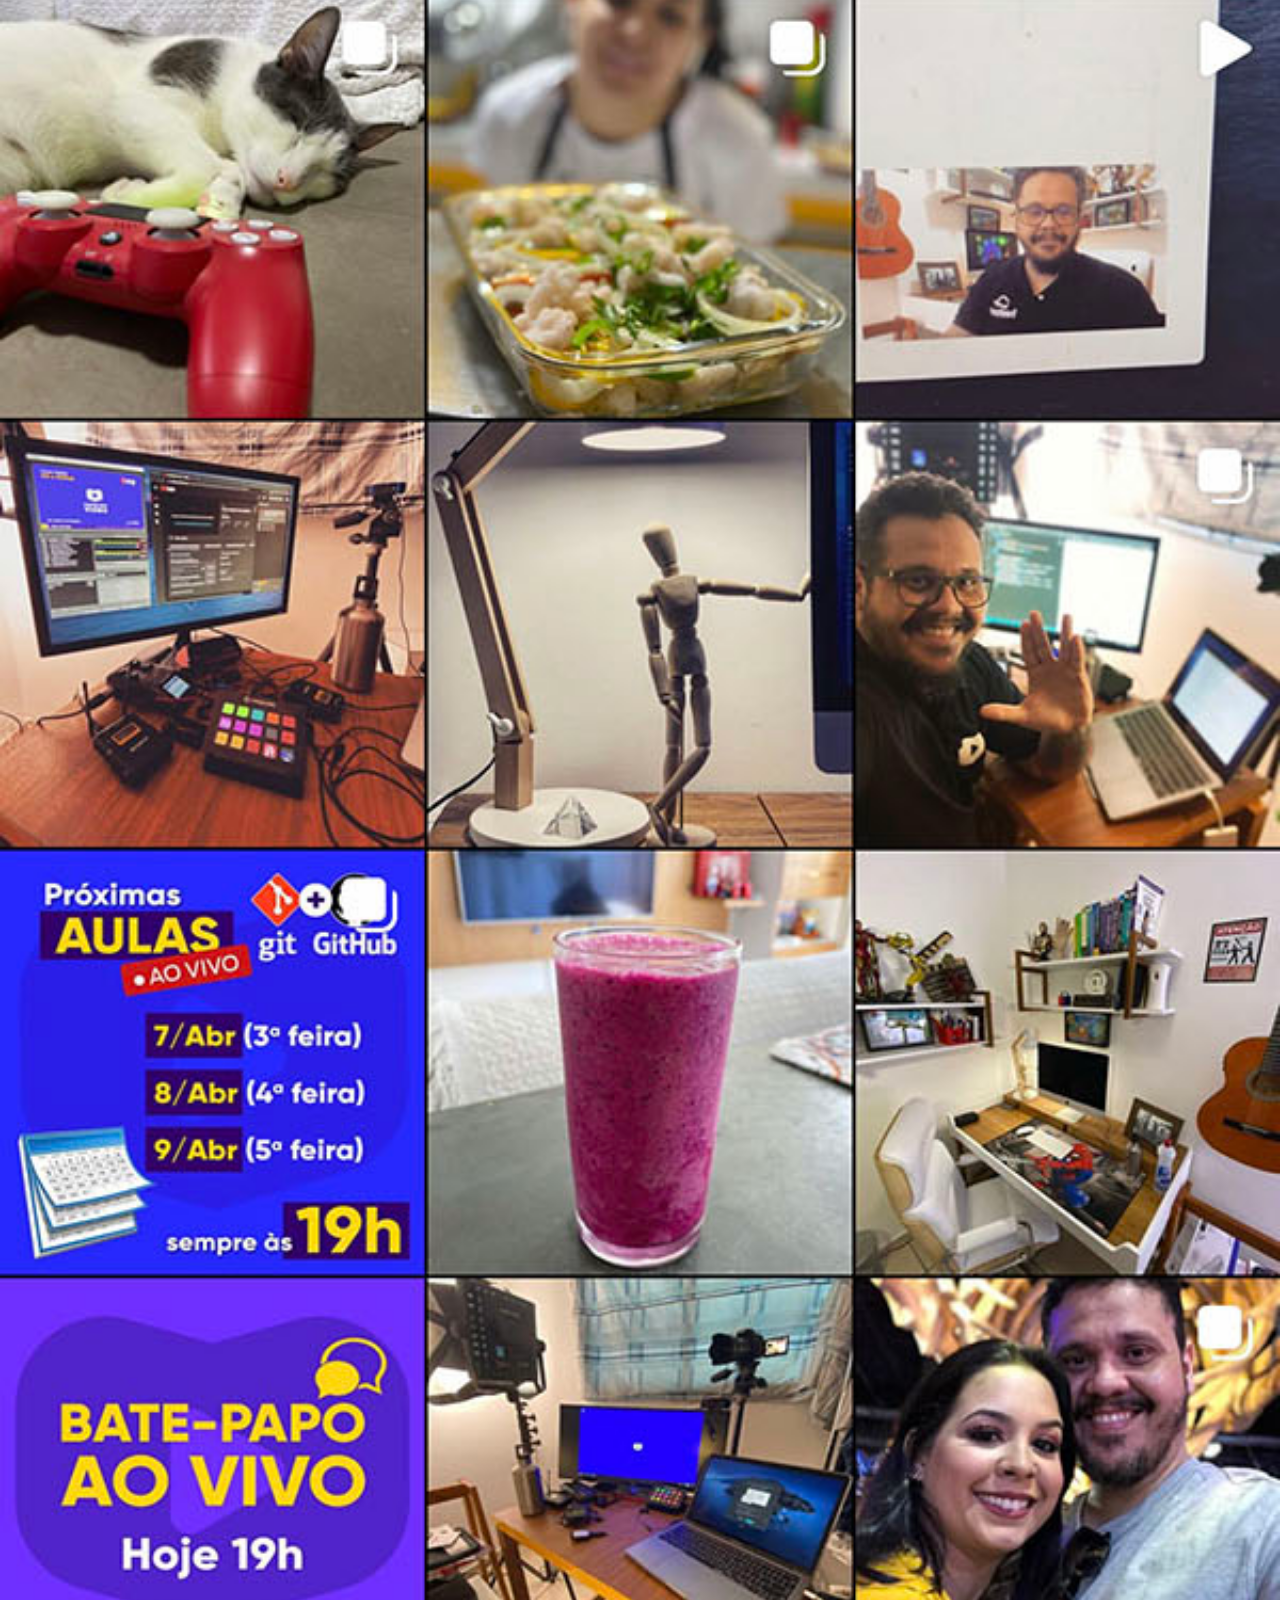
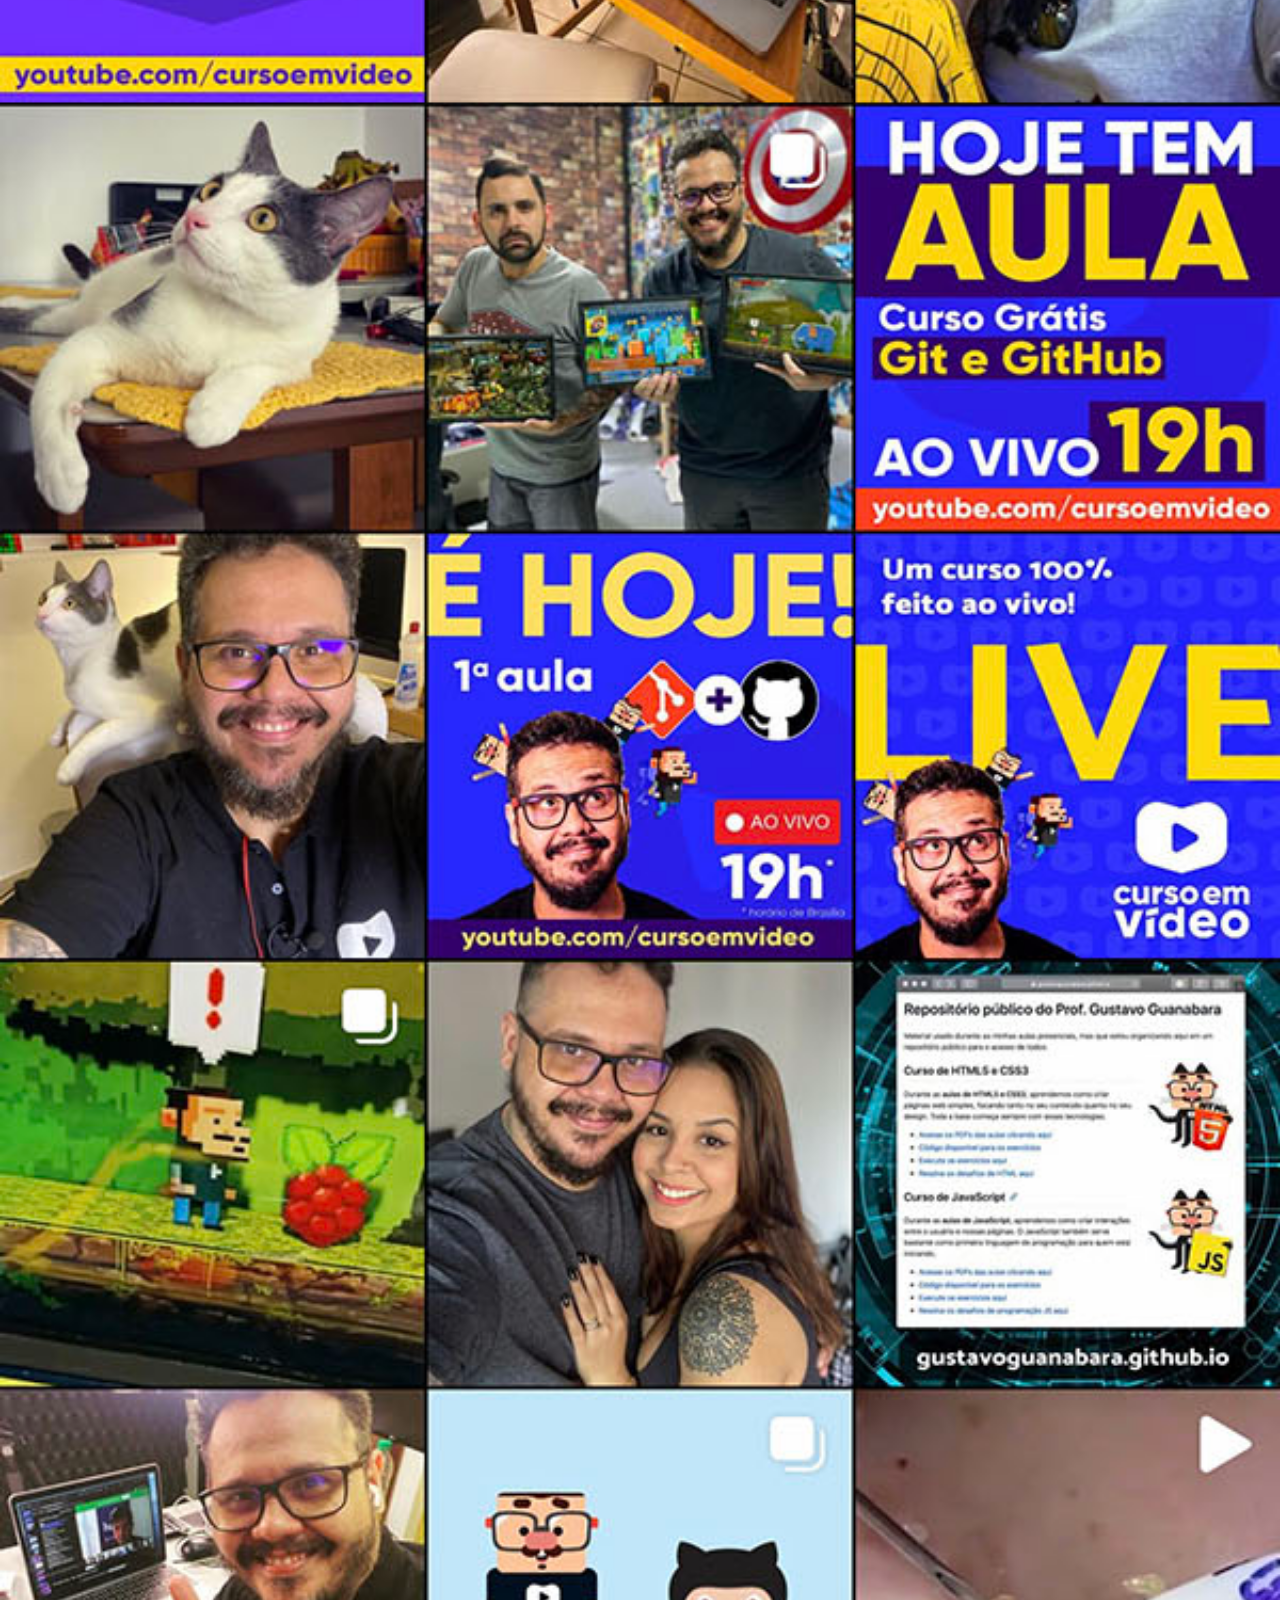
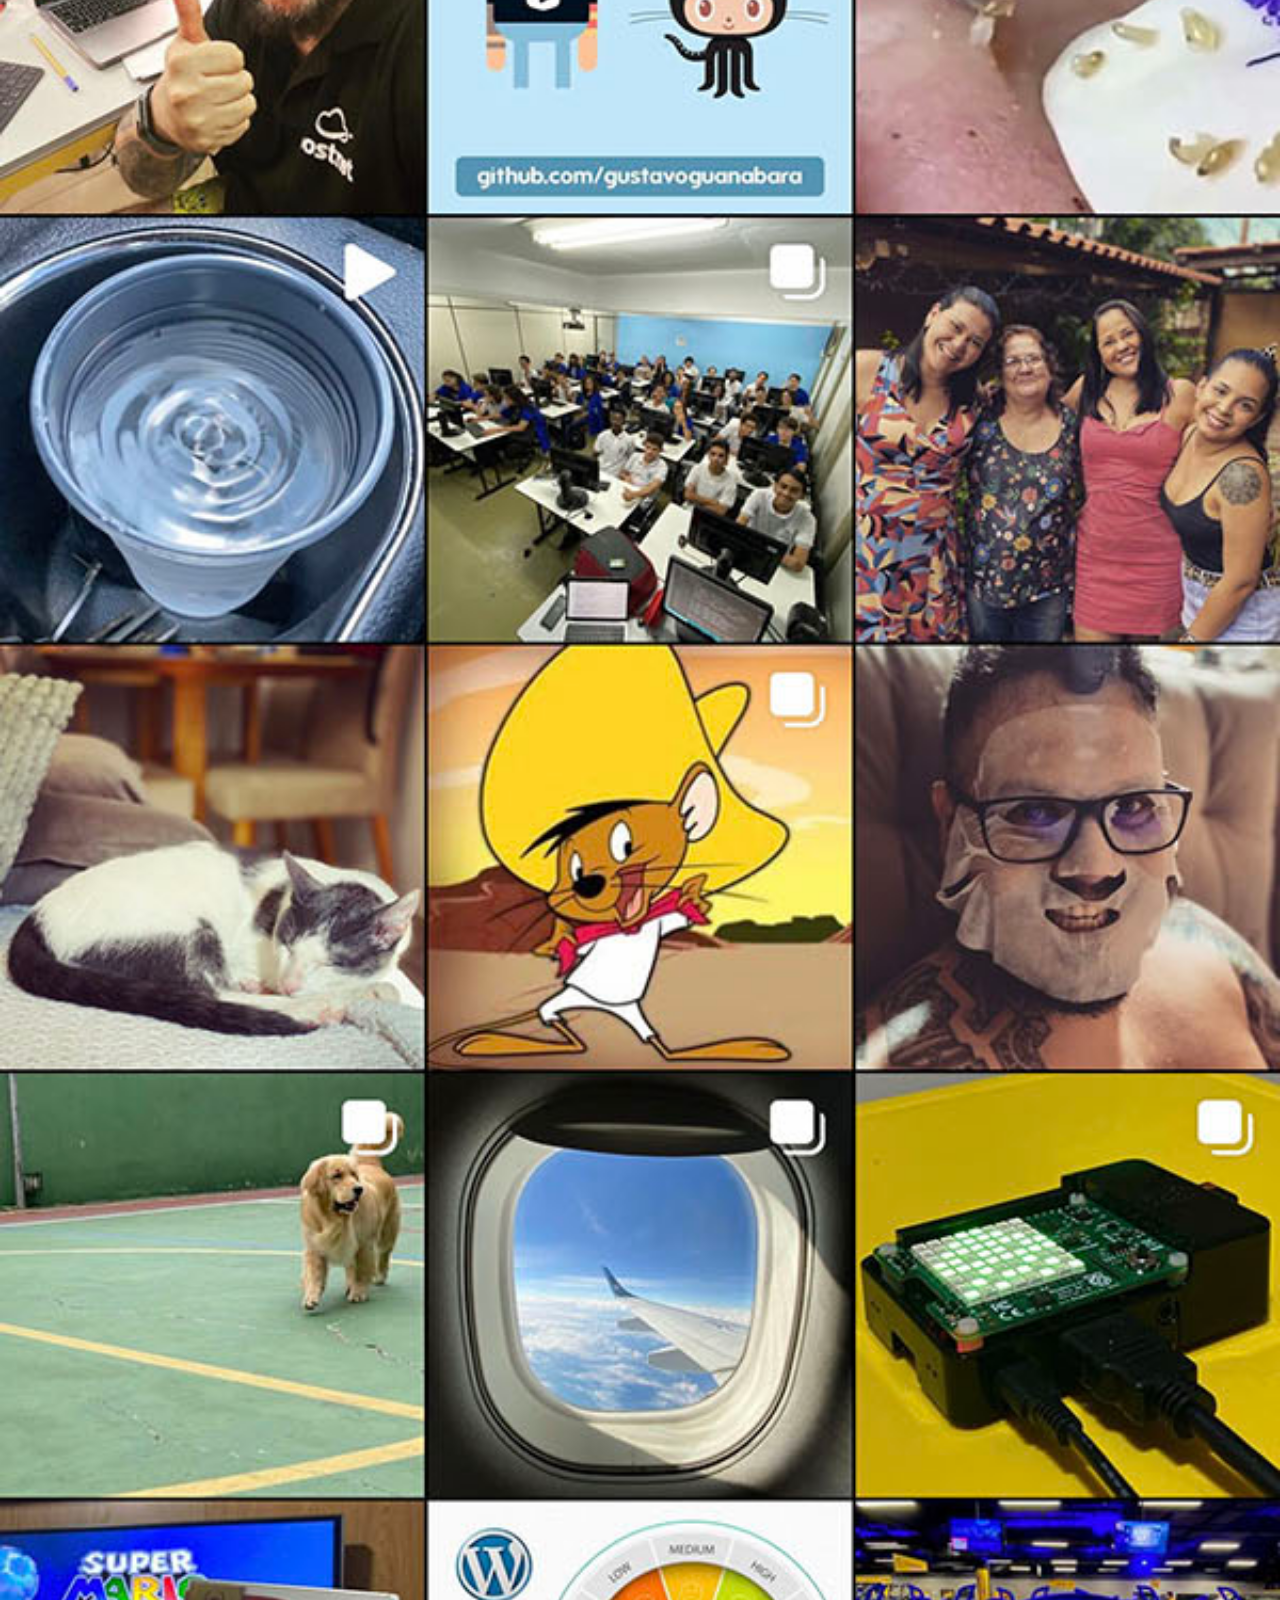
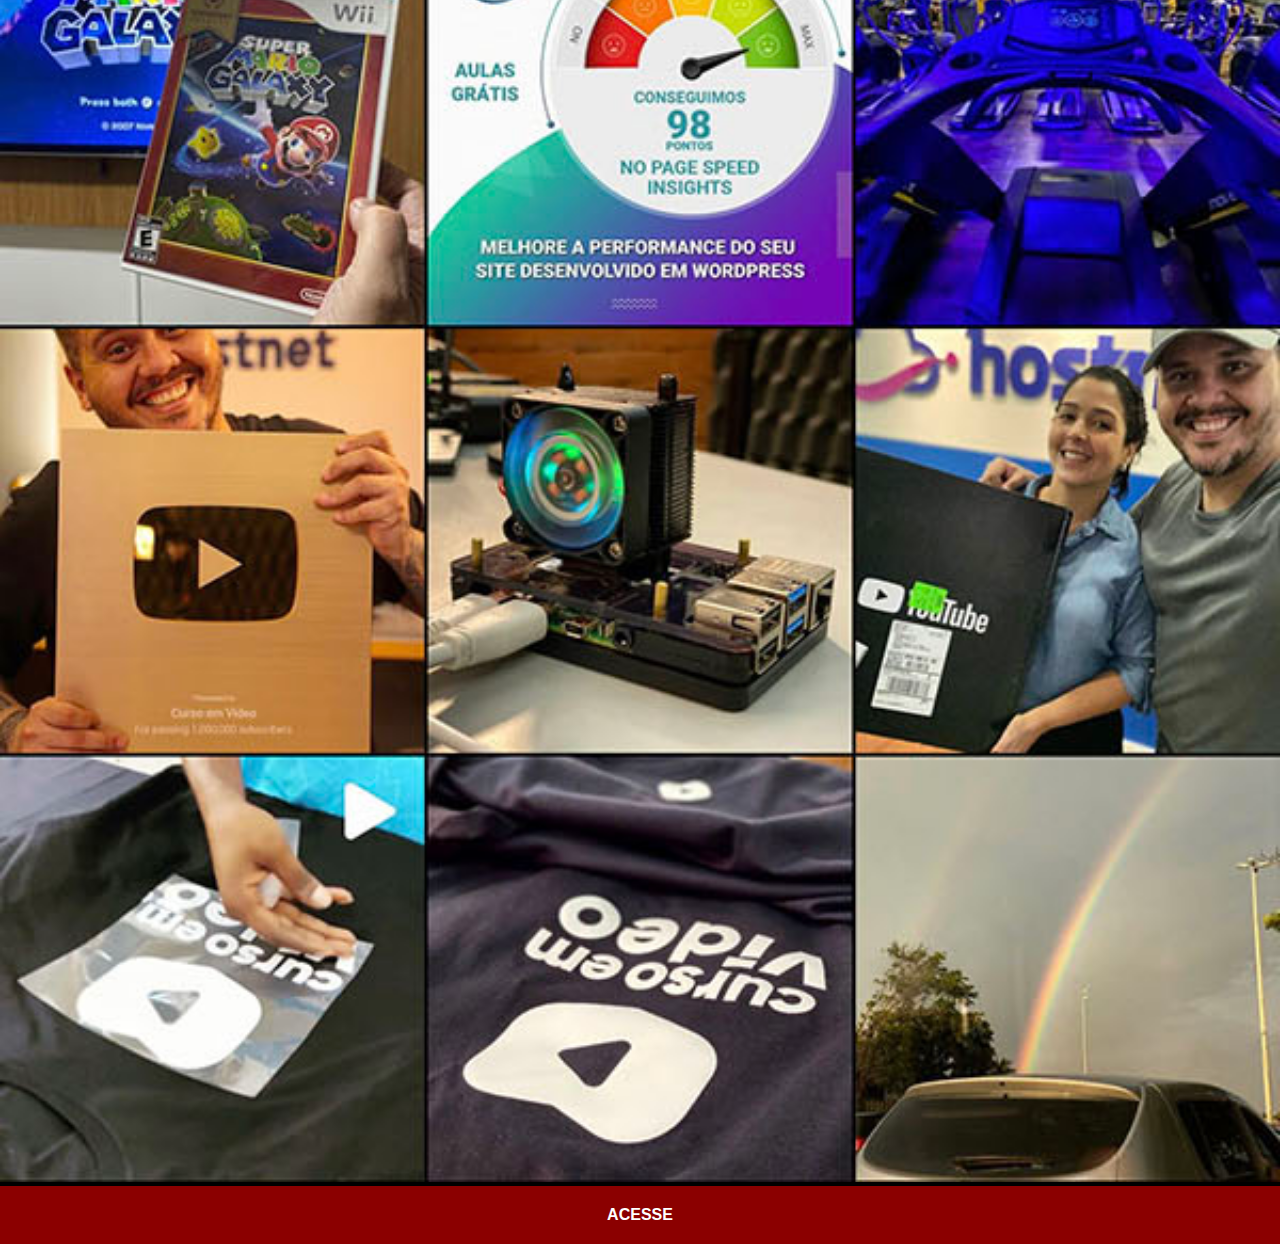
<file: insta.html>
<!DOCTYPE html>
<html lang="pt-br">

<head>
    <meta charset="UTF-8">
    <meta http-equiv="X-UA-Compatible" content="IE=edge">
    <meta name="viewport" content="width=device-width, initial-scale=1.0">
    <link rel="stylesheet" href="estilos/social.css">
    <title>instagram</title>

</head>

<body>
    <img src="imagens/tela-instagram.jpg" alt="instagram">
    <a href="https://github.com/PauloVitorRP/projeto-social" target="_blank">ACESSE</a>


</body>

</html>
</file>
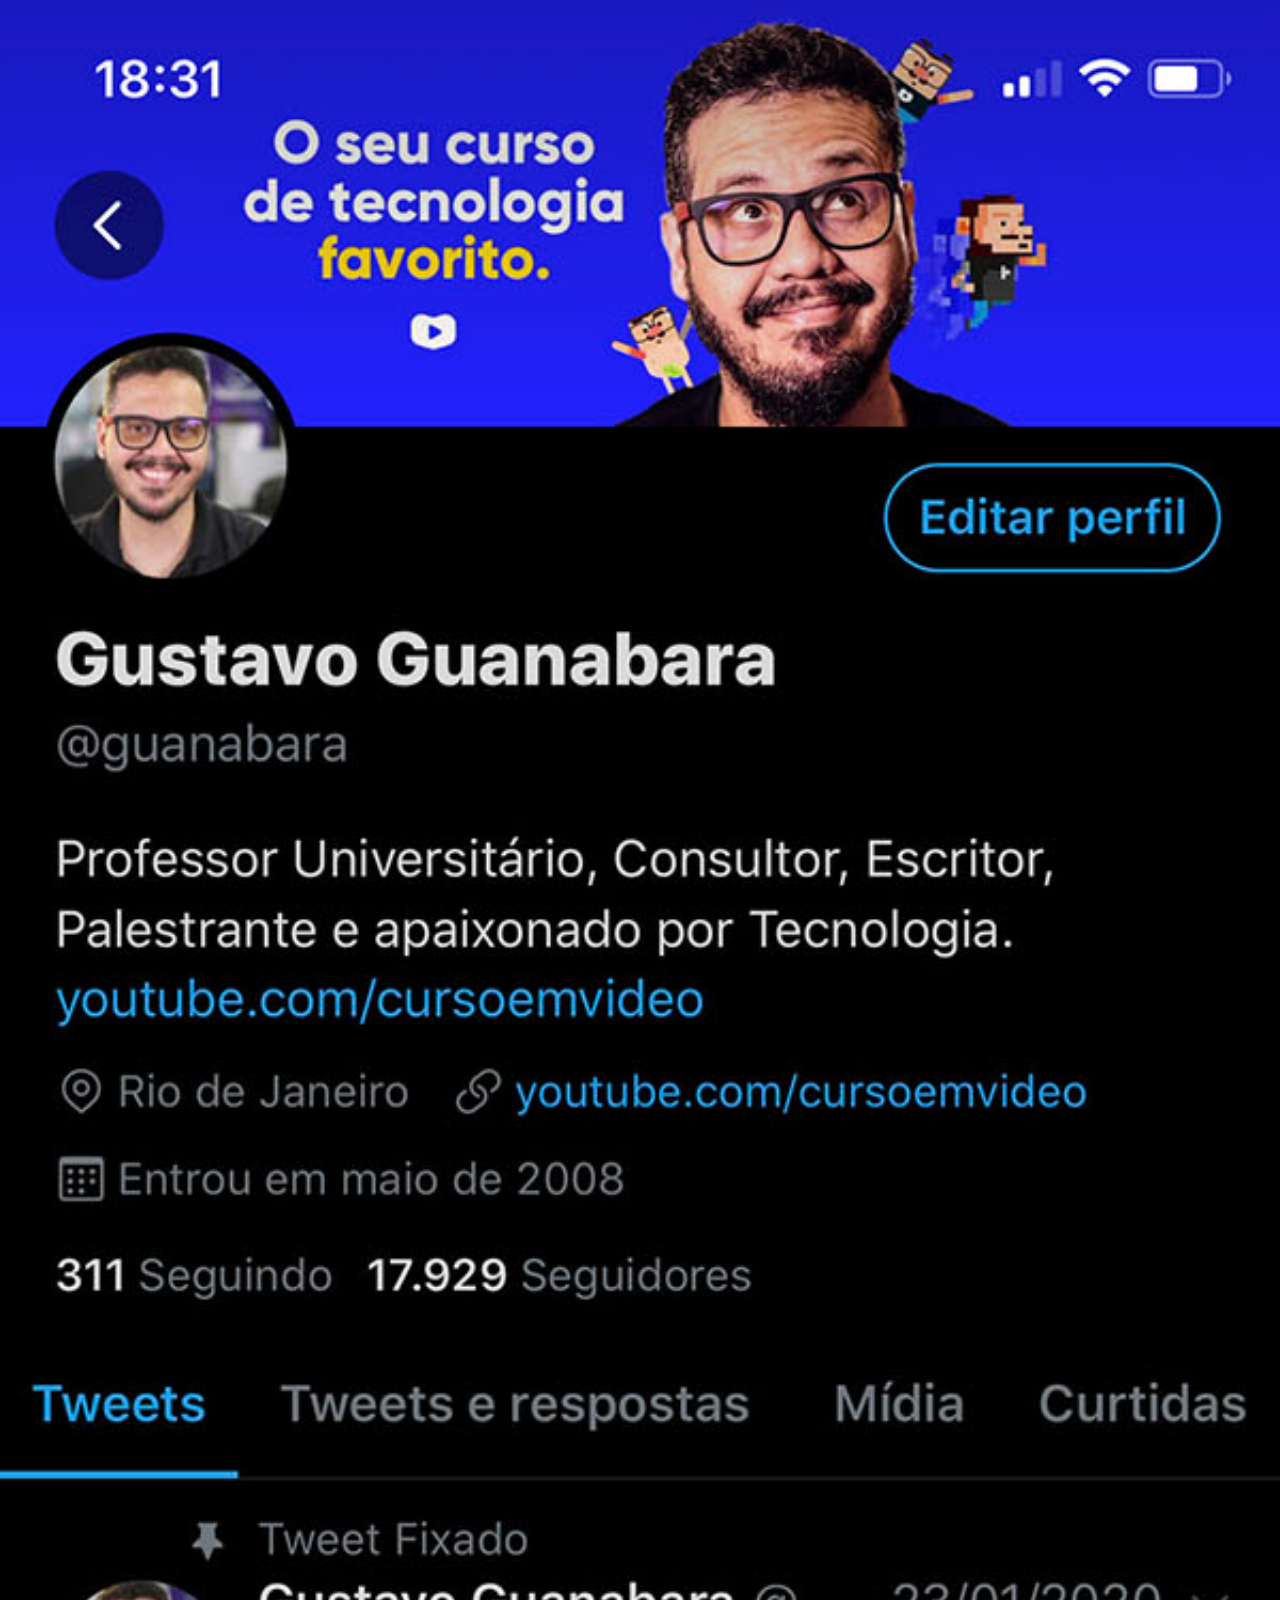
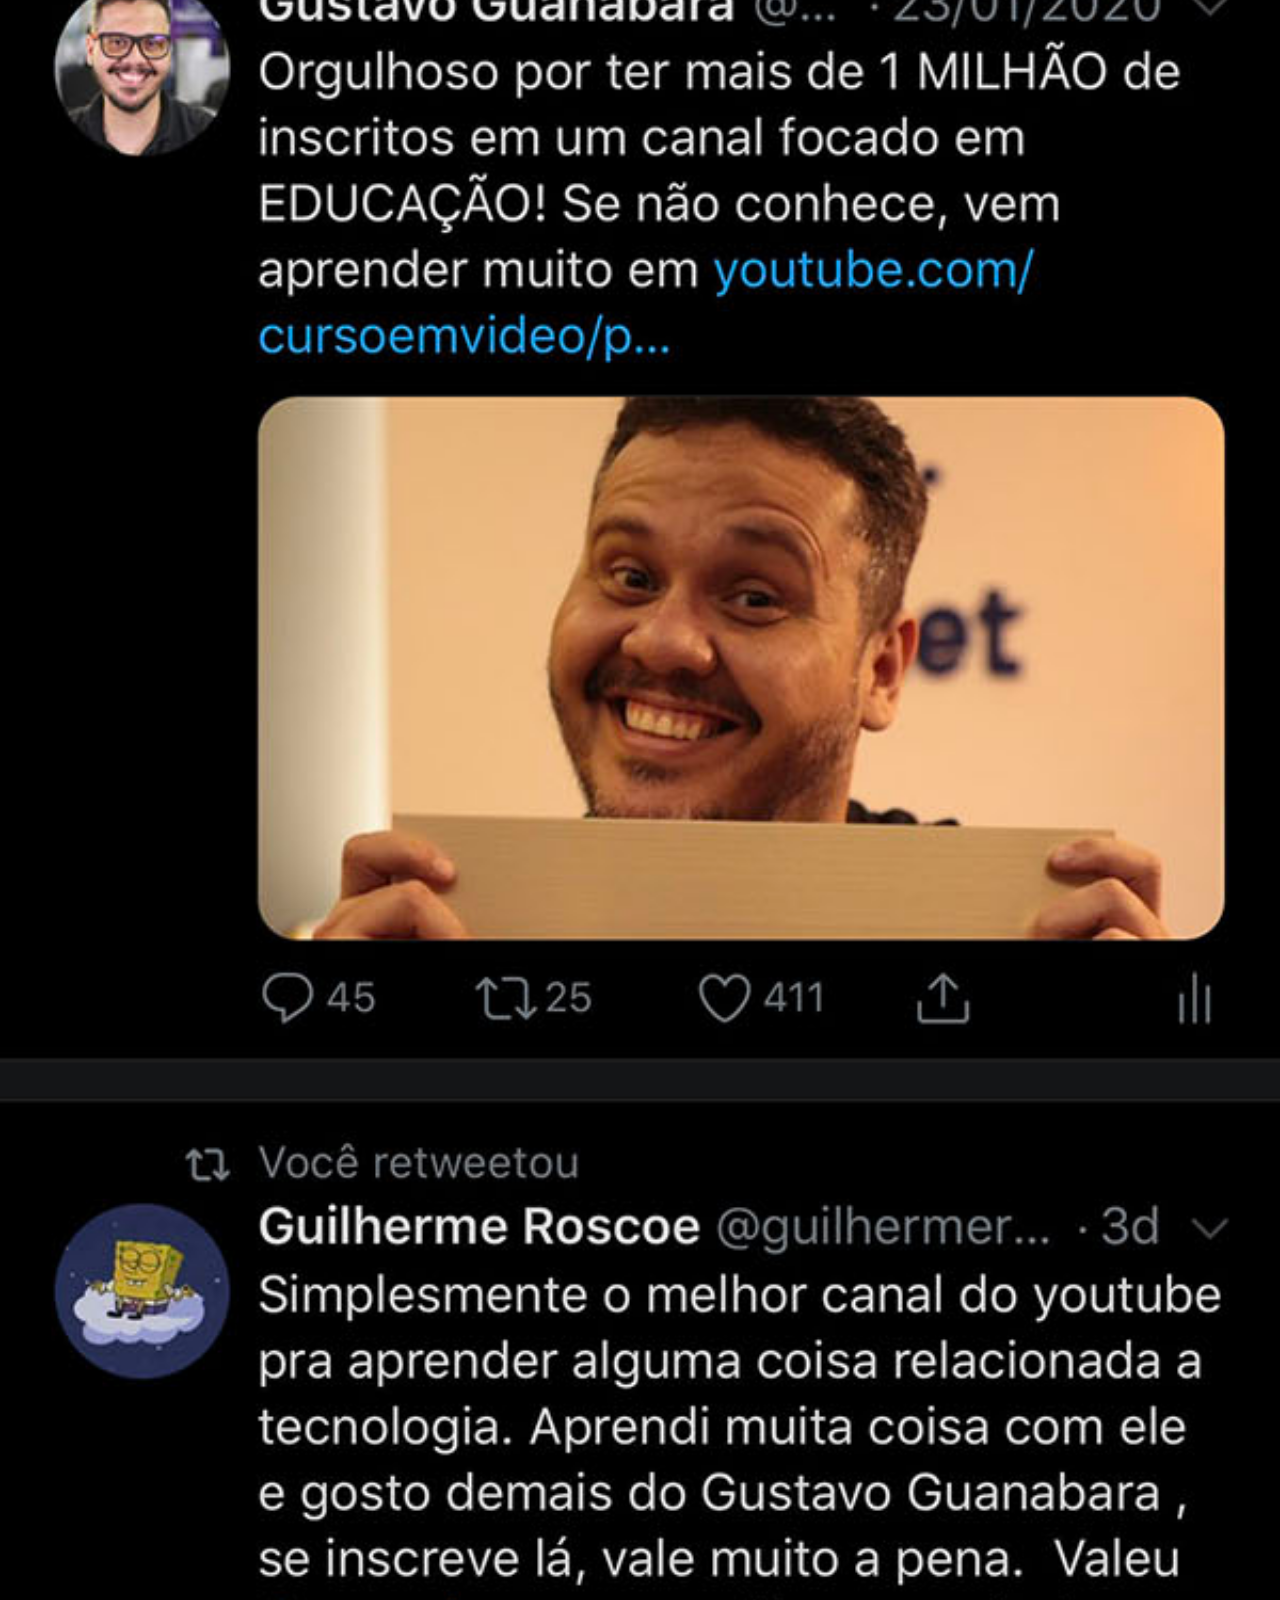
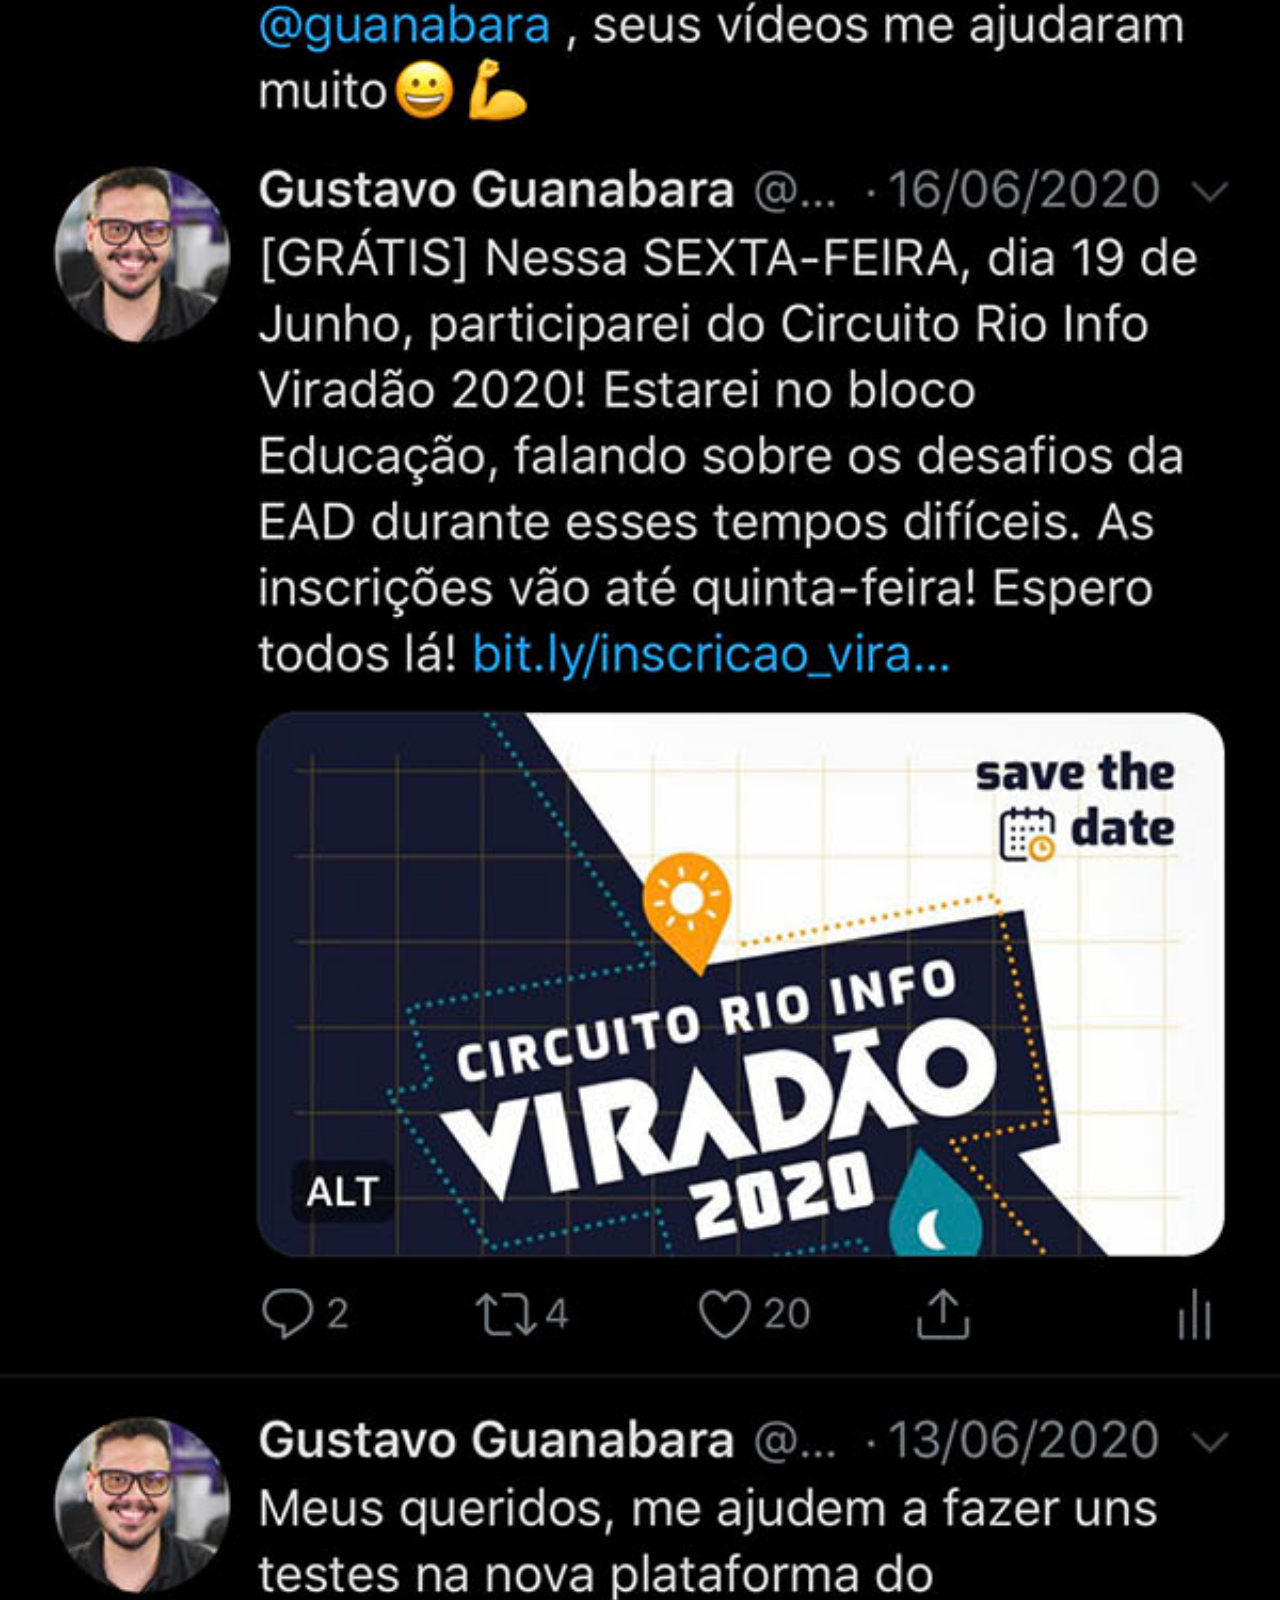
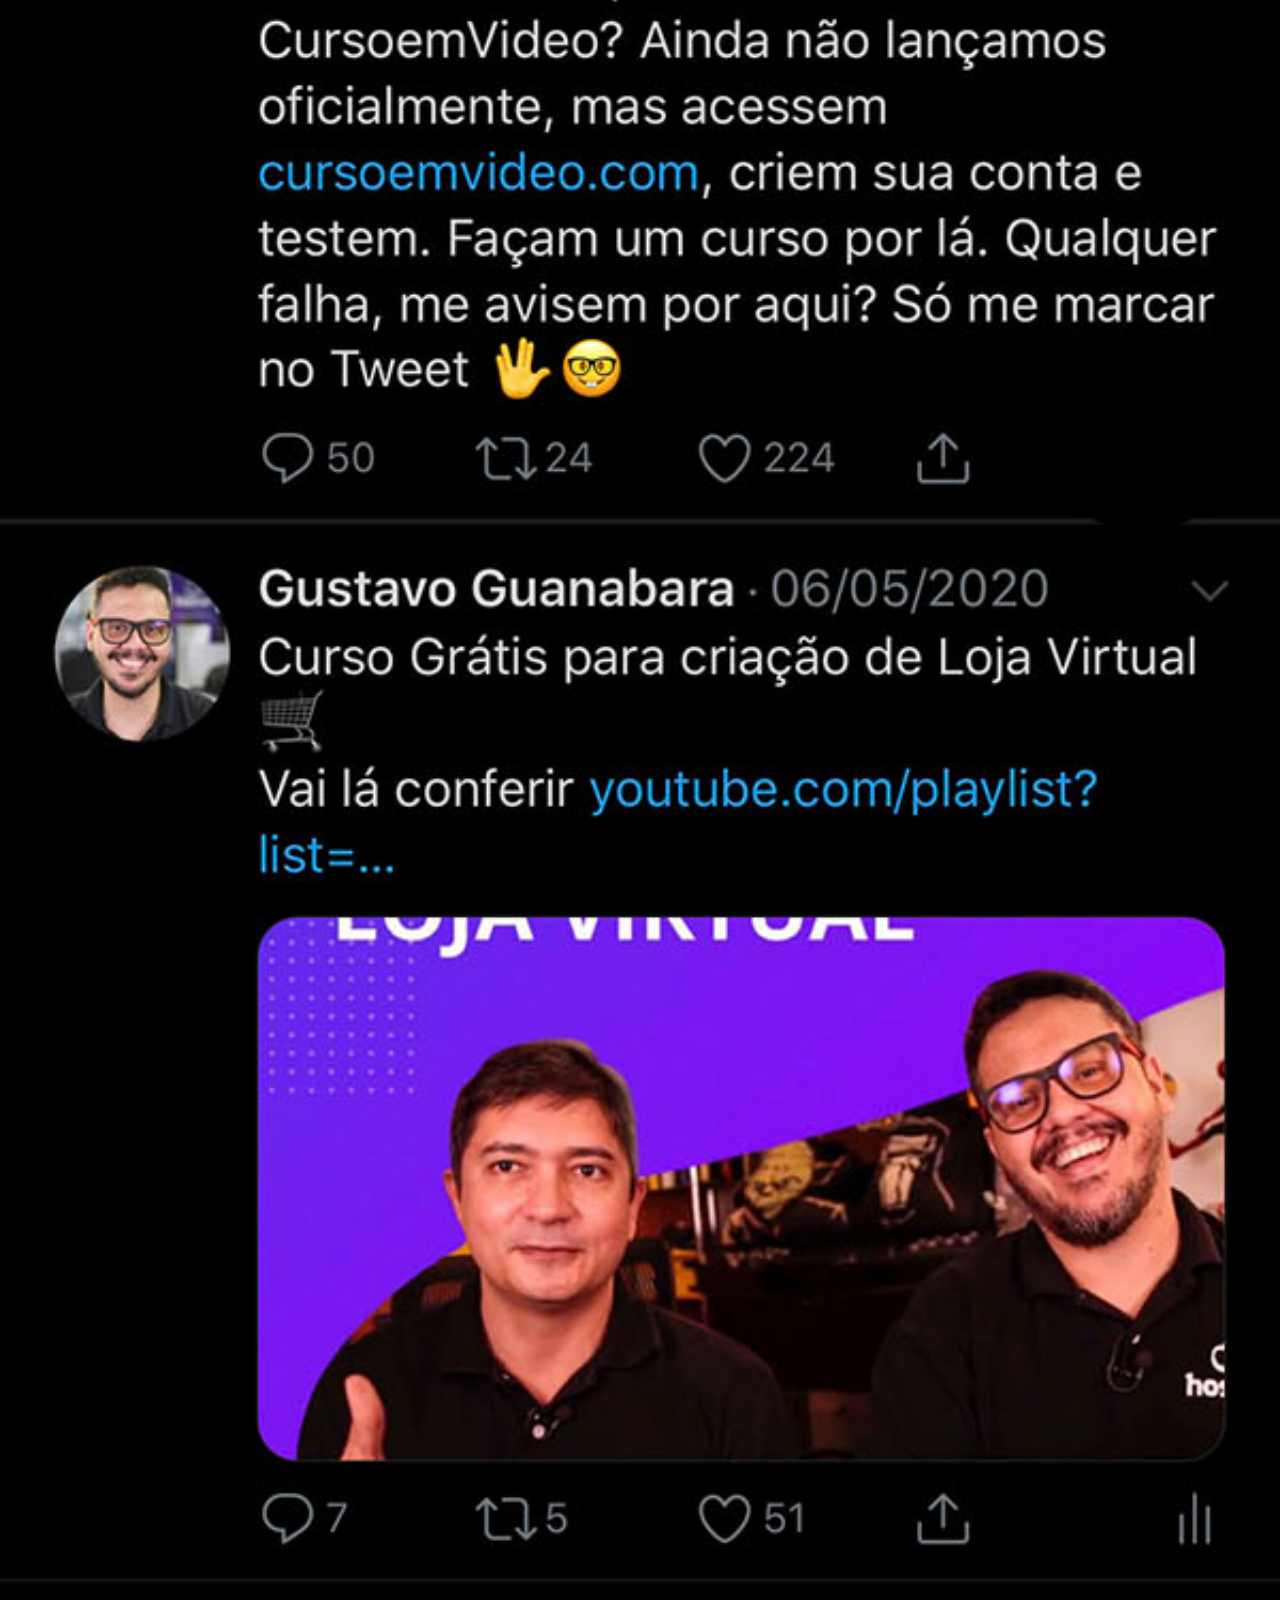
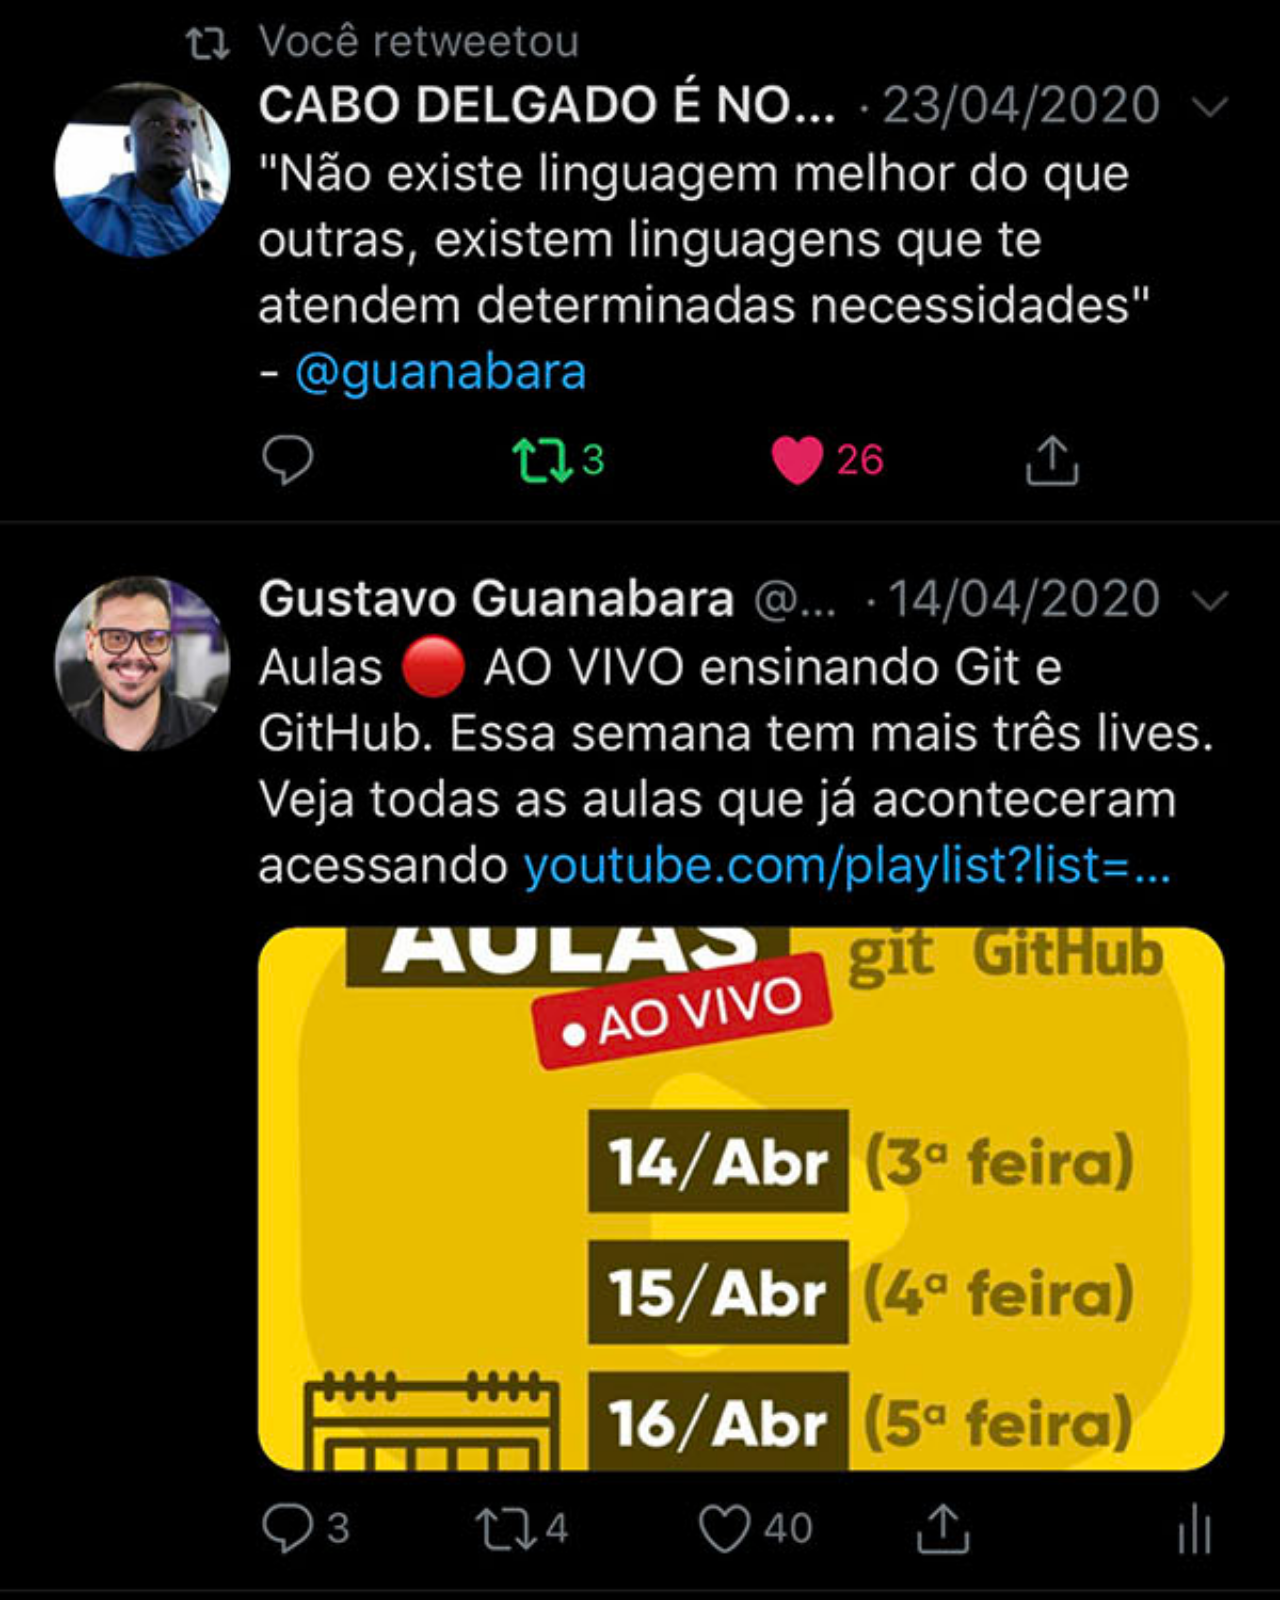
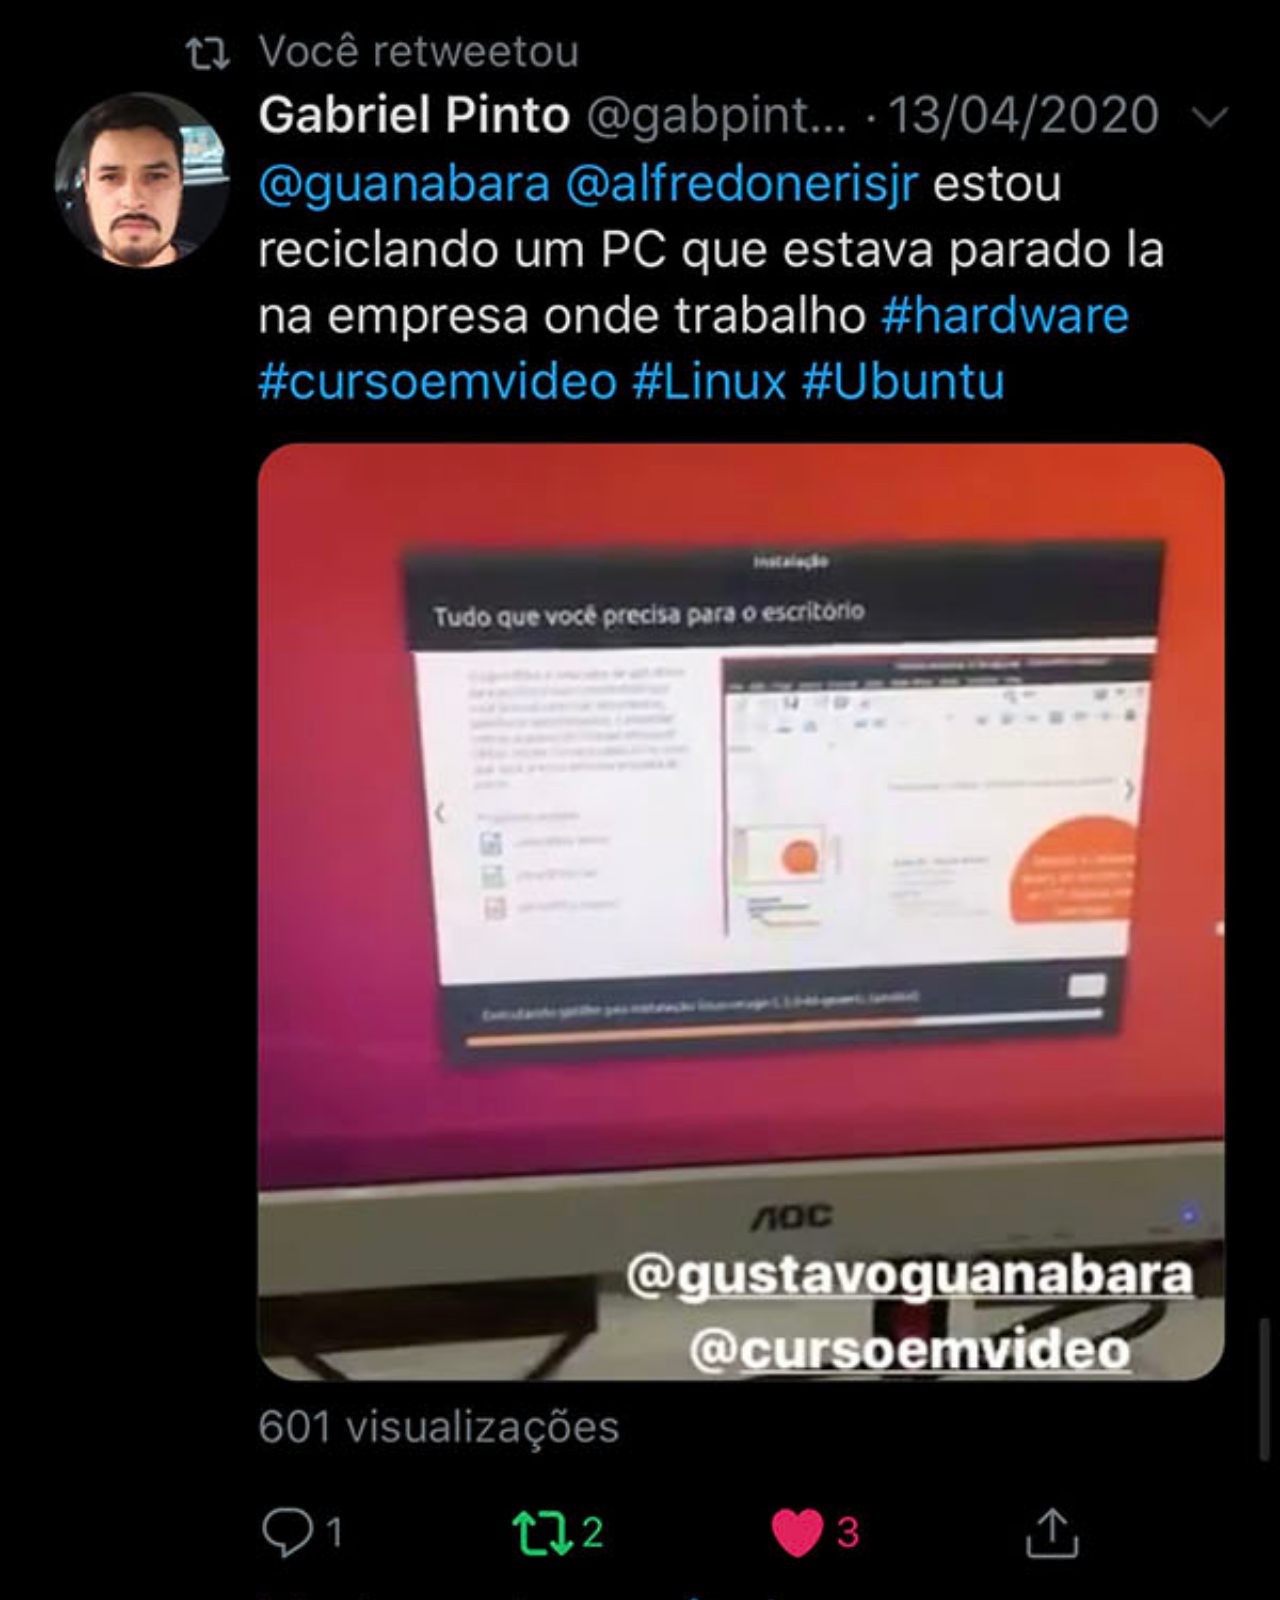
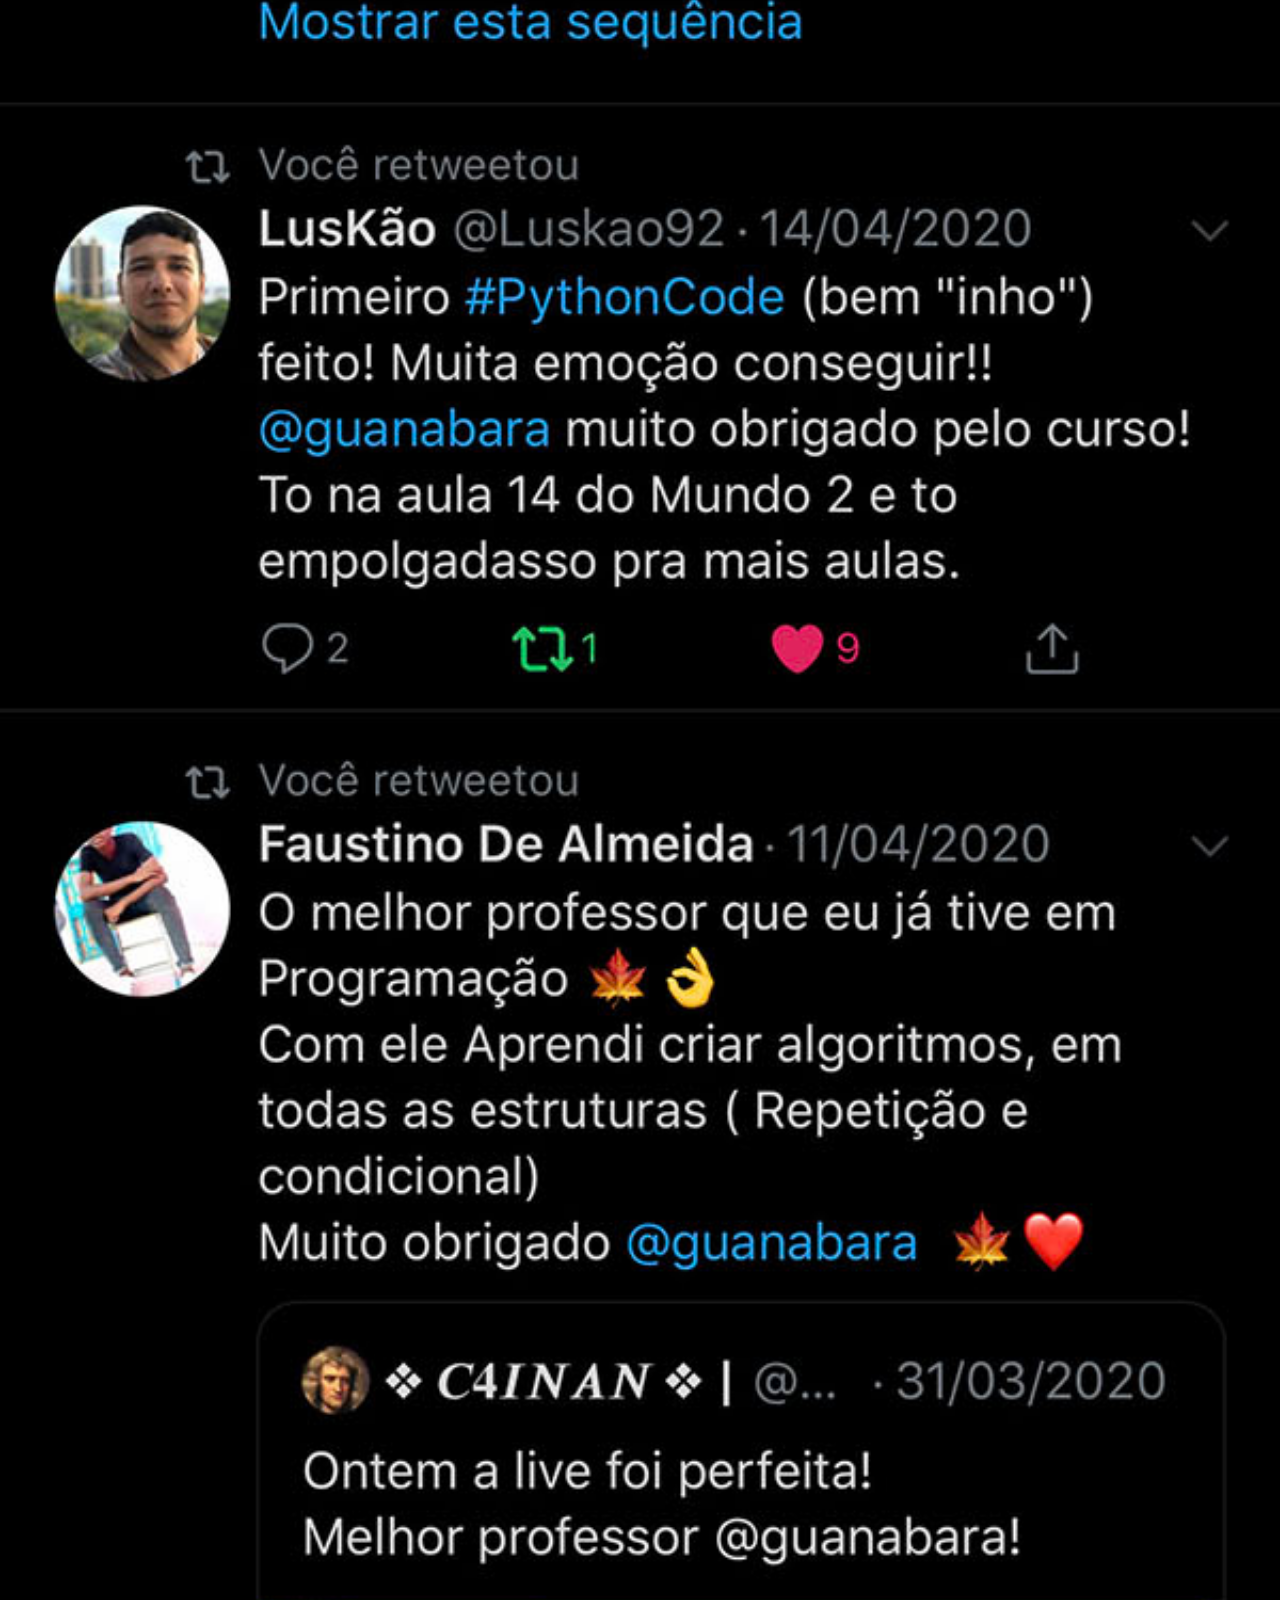
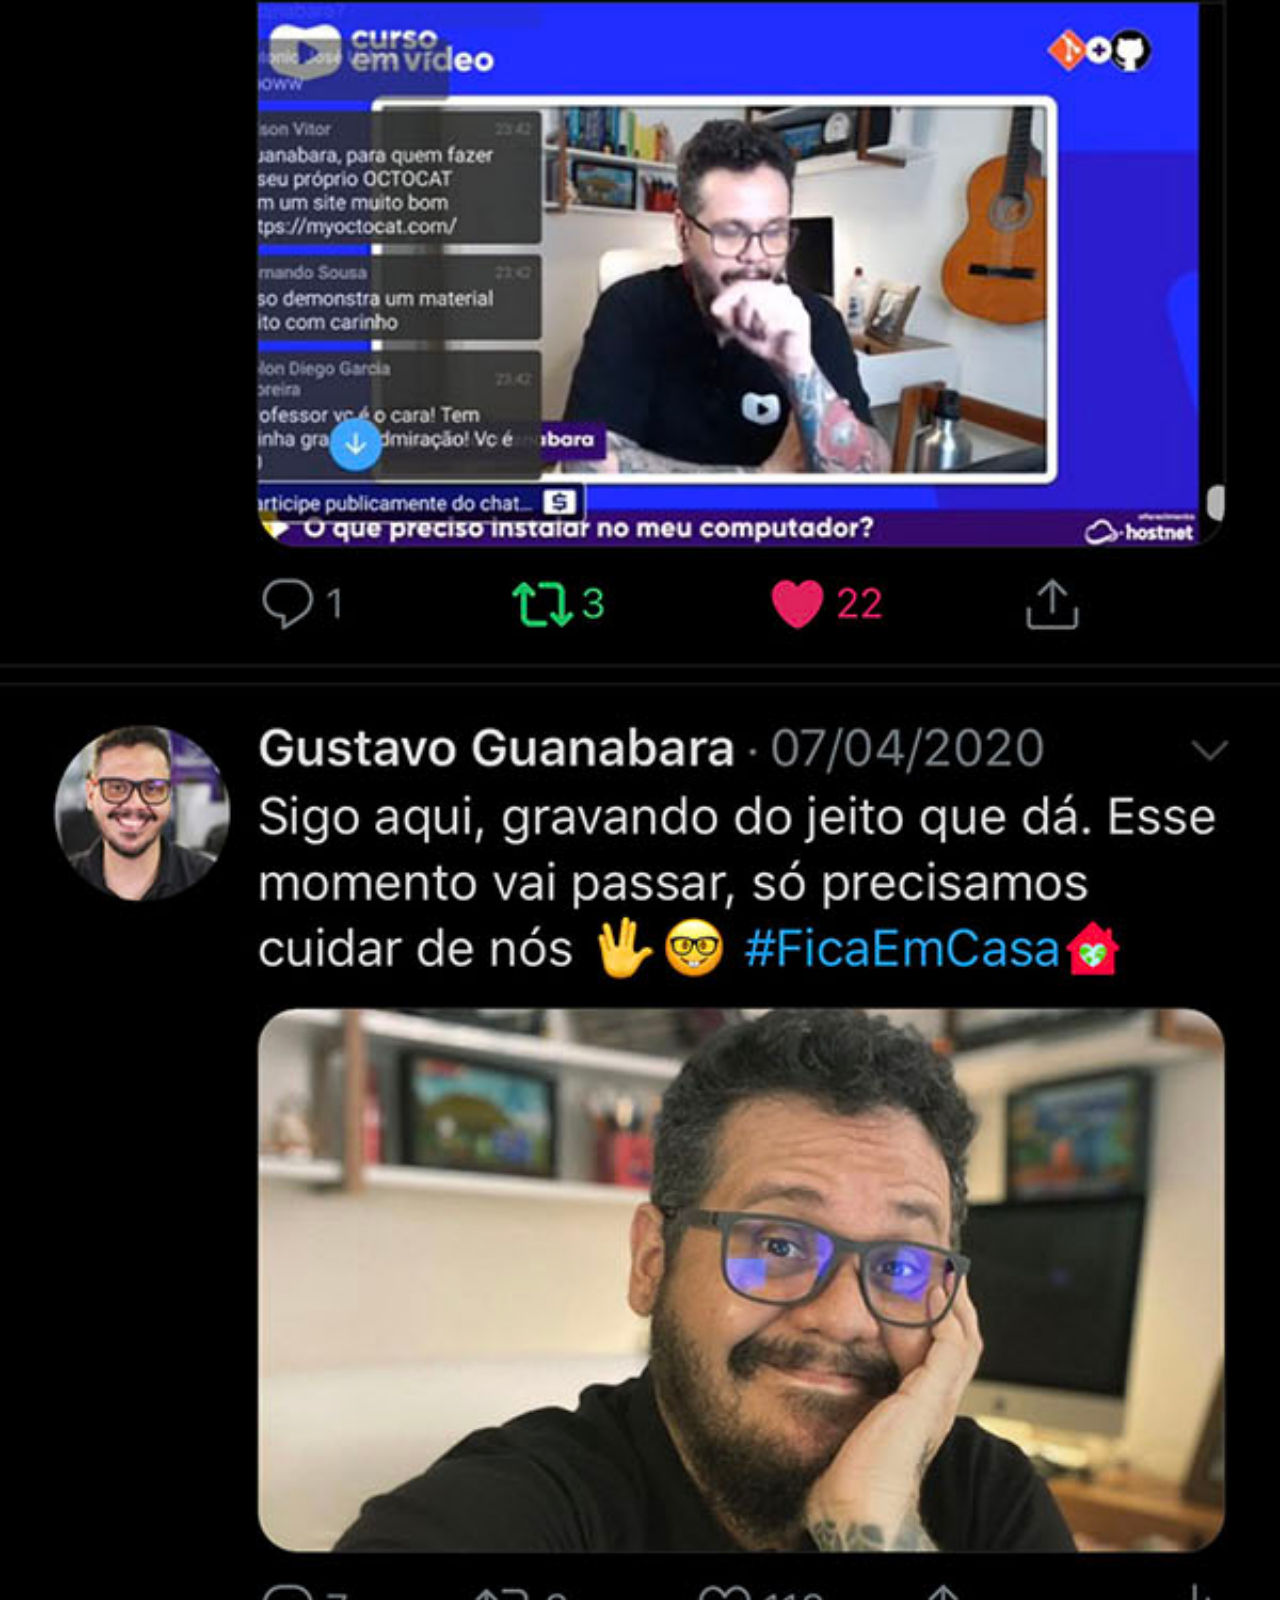
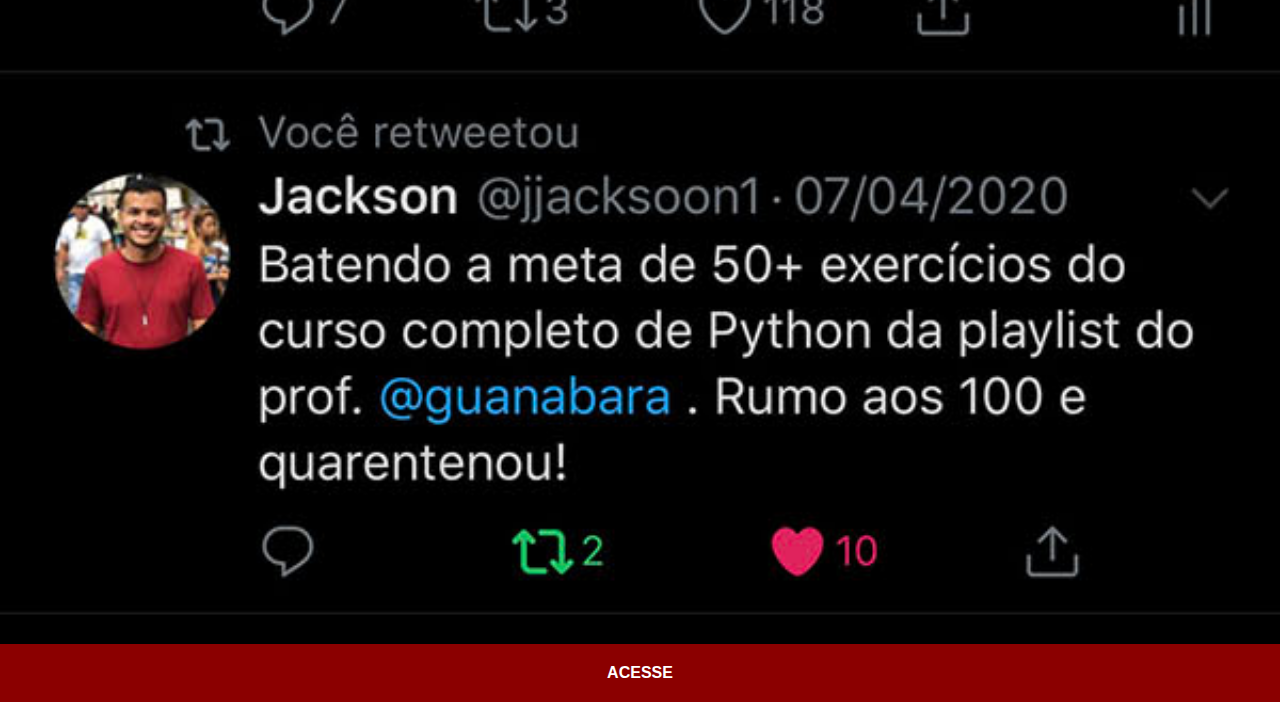
<file: twitter.html>
<!DOCTYPE html>
<html lang="pt-br">

<head>
    <meta charset="UTF-8">
    <meta http-equiv="X-UA-Compatible" content="IE=edge">
    <meta name="viewport" content="width=device-width, initial-scale=1.0">
    <link rel="stylesheet" href="estilos/social.css">
    <title>twitter</title>

</head>

<body>
    <img src="imagens/tela-twitter.jpg" alt="twitter">
    <a href="https://www.youtube.com/watch?v=ar5UB2MxraE&list=PLHz_AreHm4dkcVCk2Bn_fdVQ81Fkrh6WT&index=15" target="_blank">ACESSE</a>


</body>

</html>
</file>
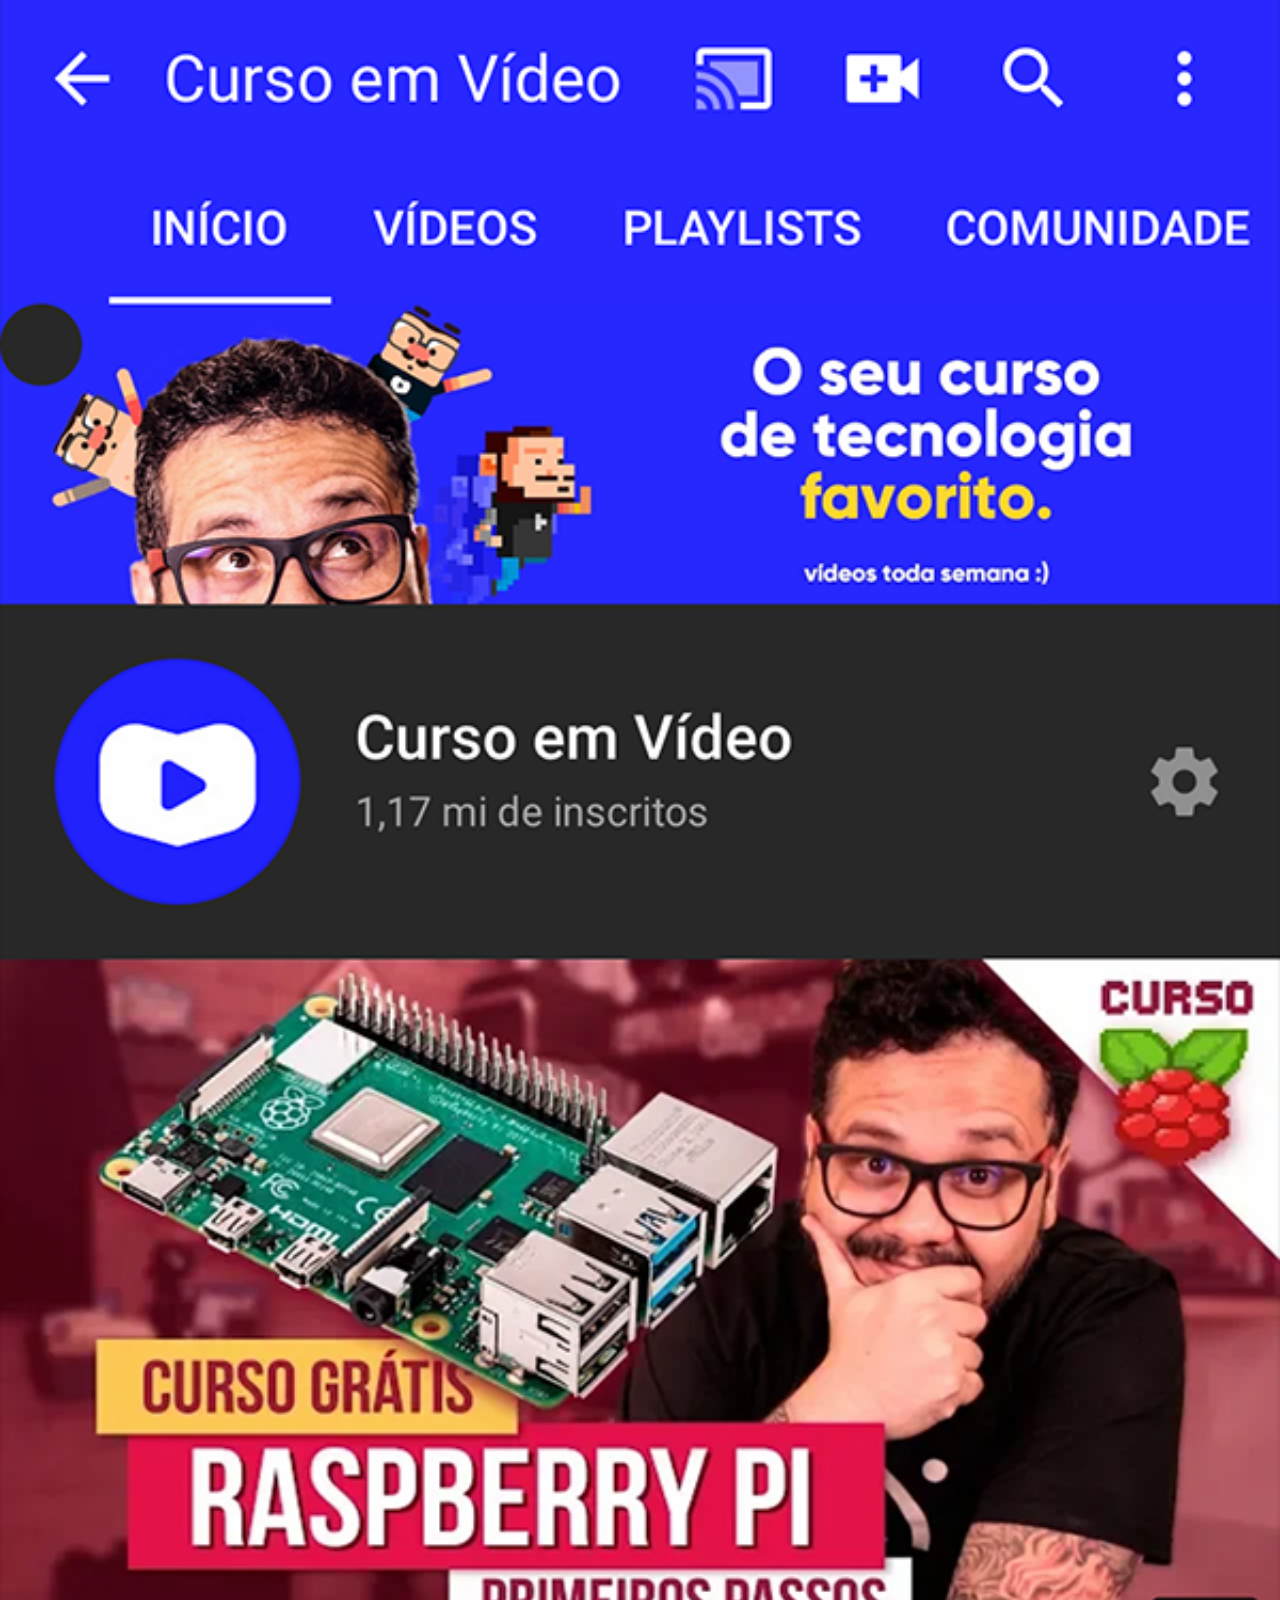
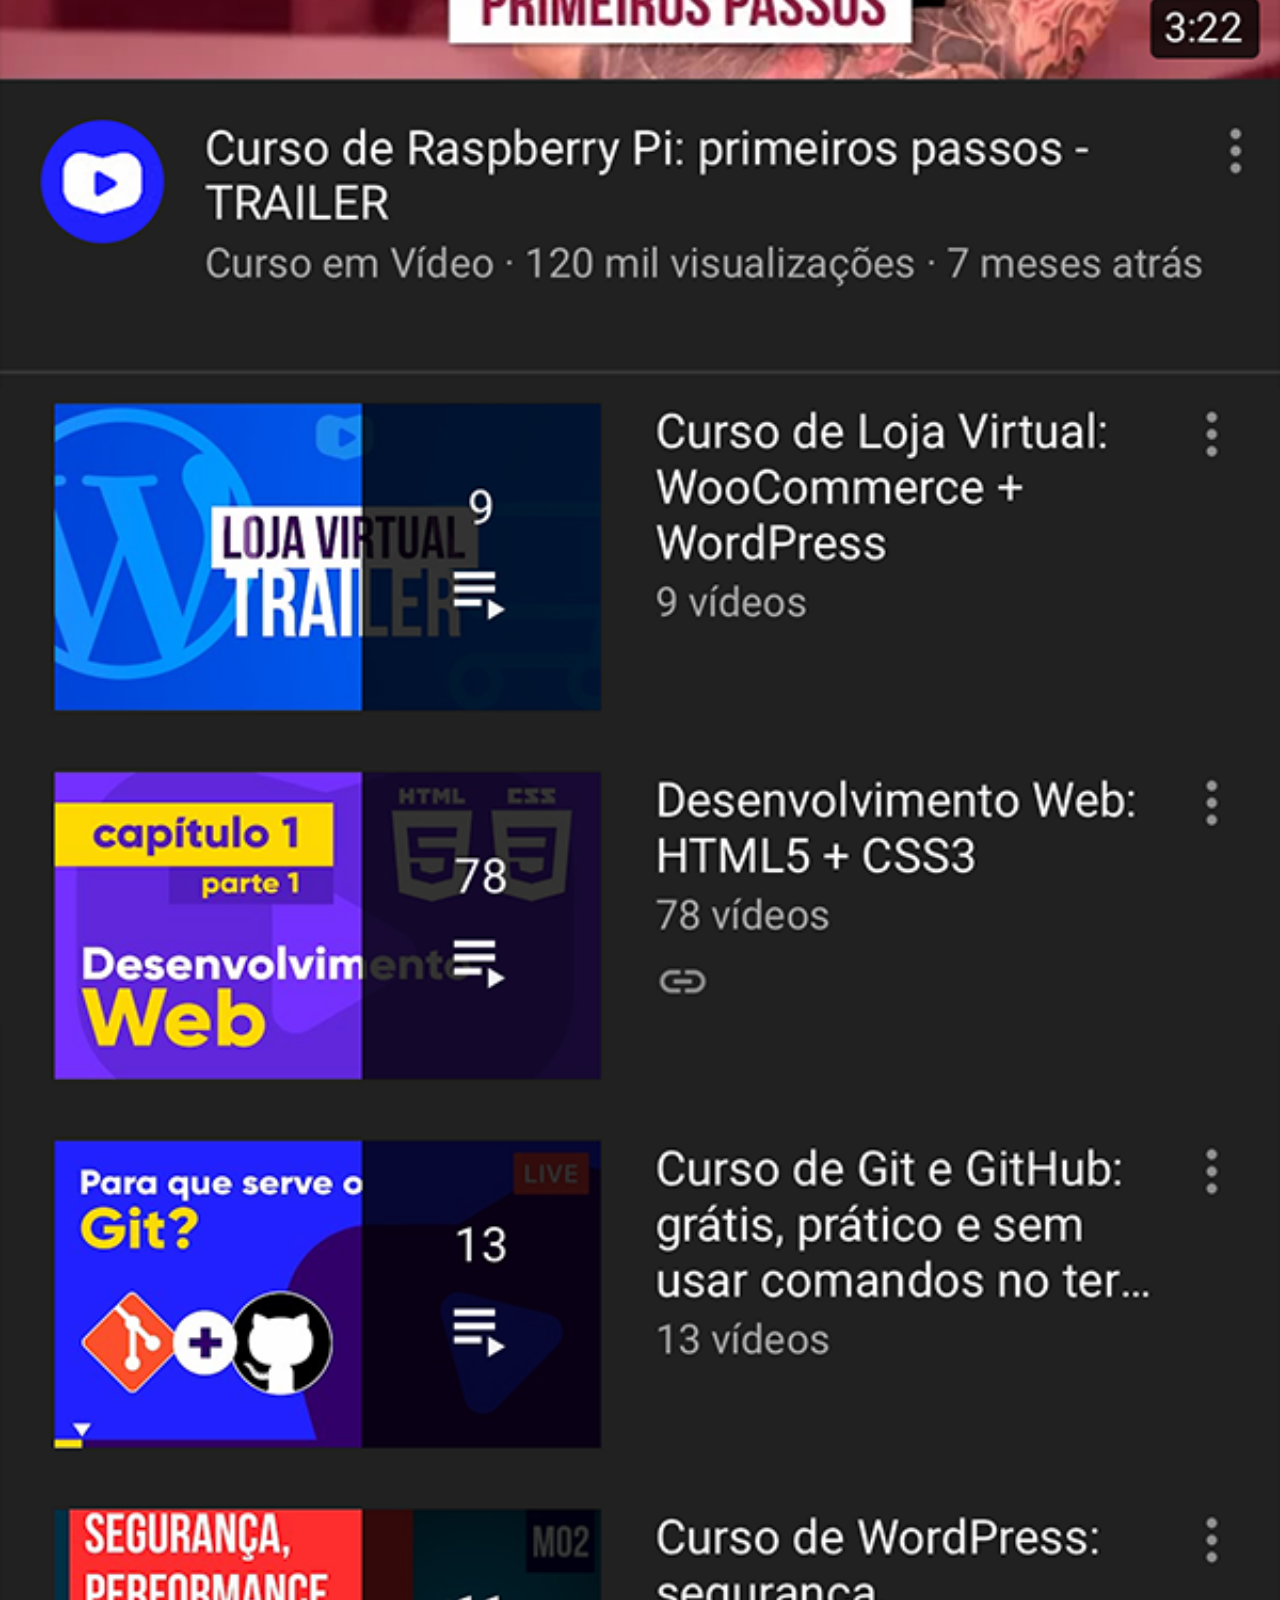
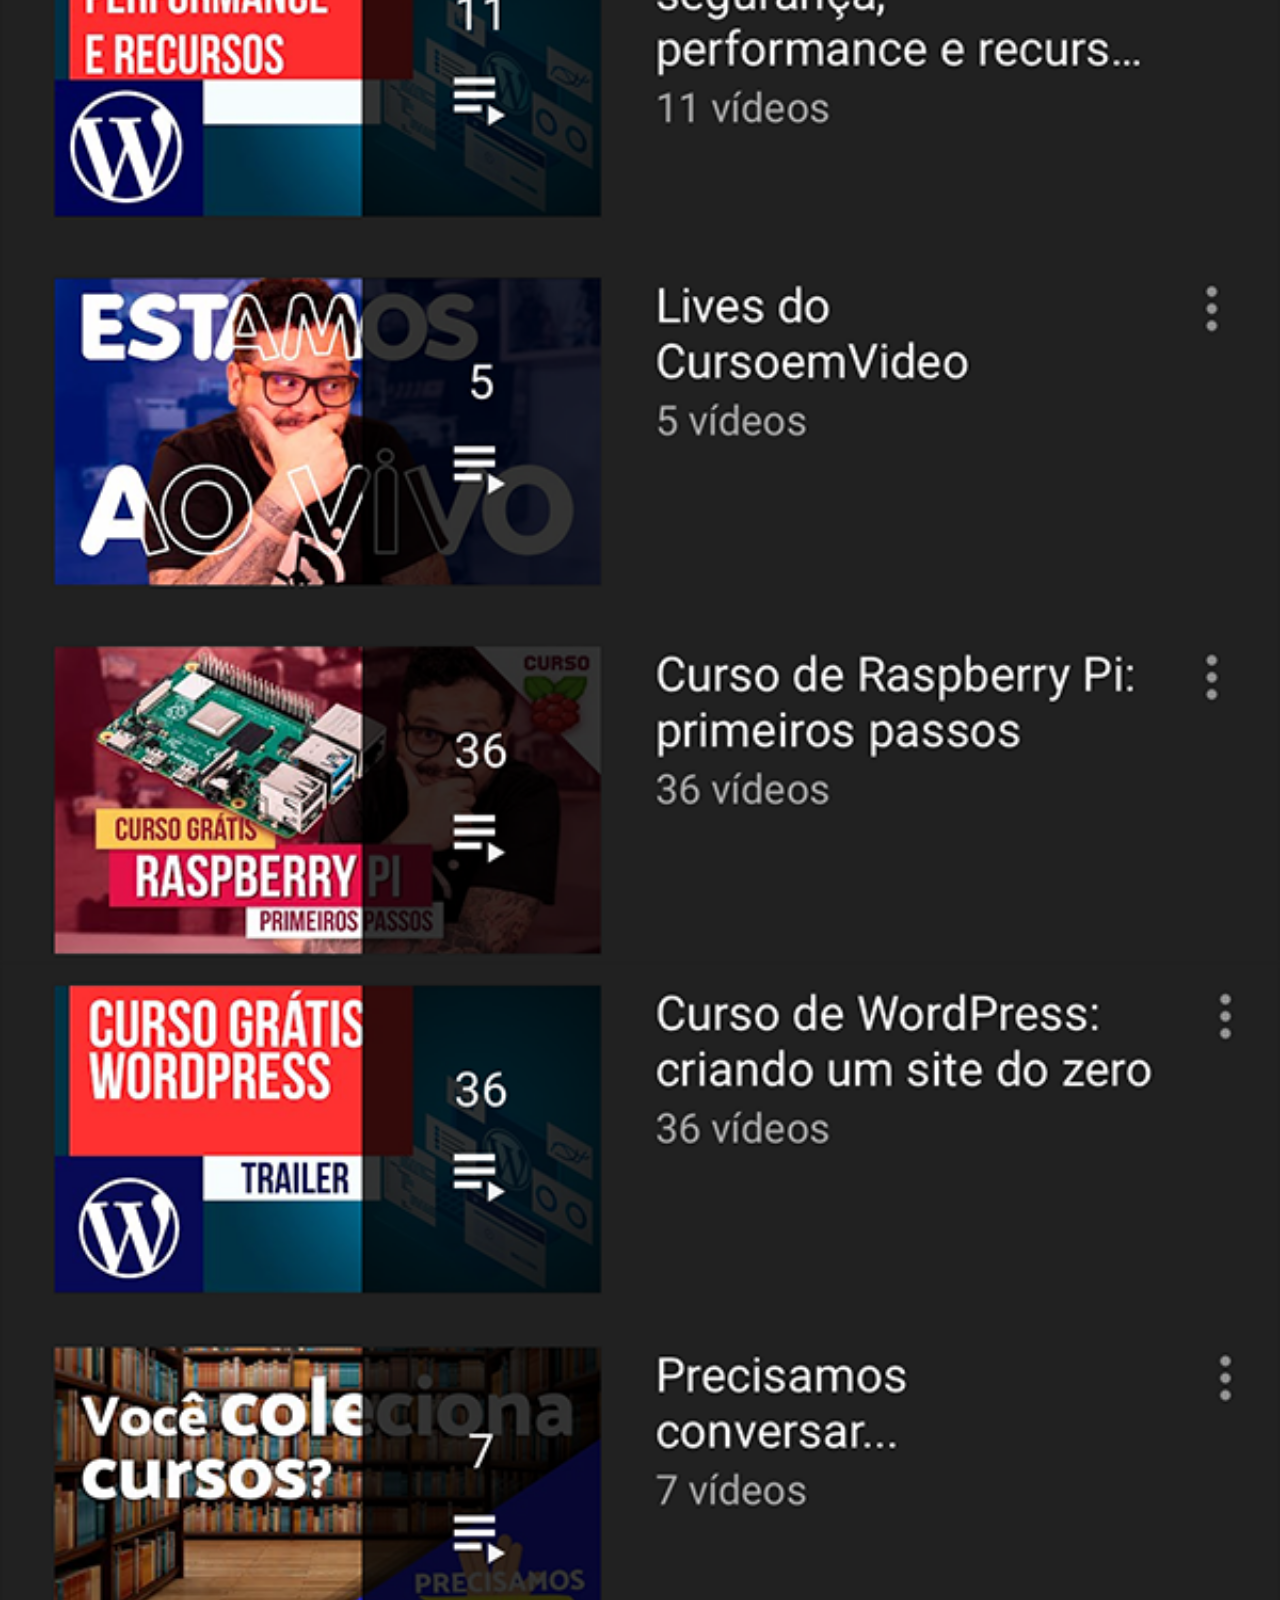
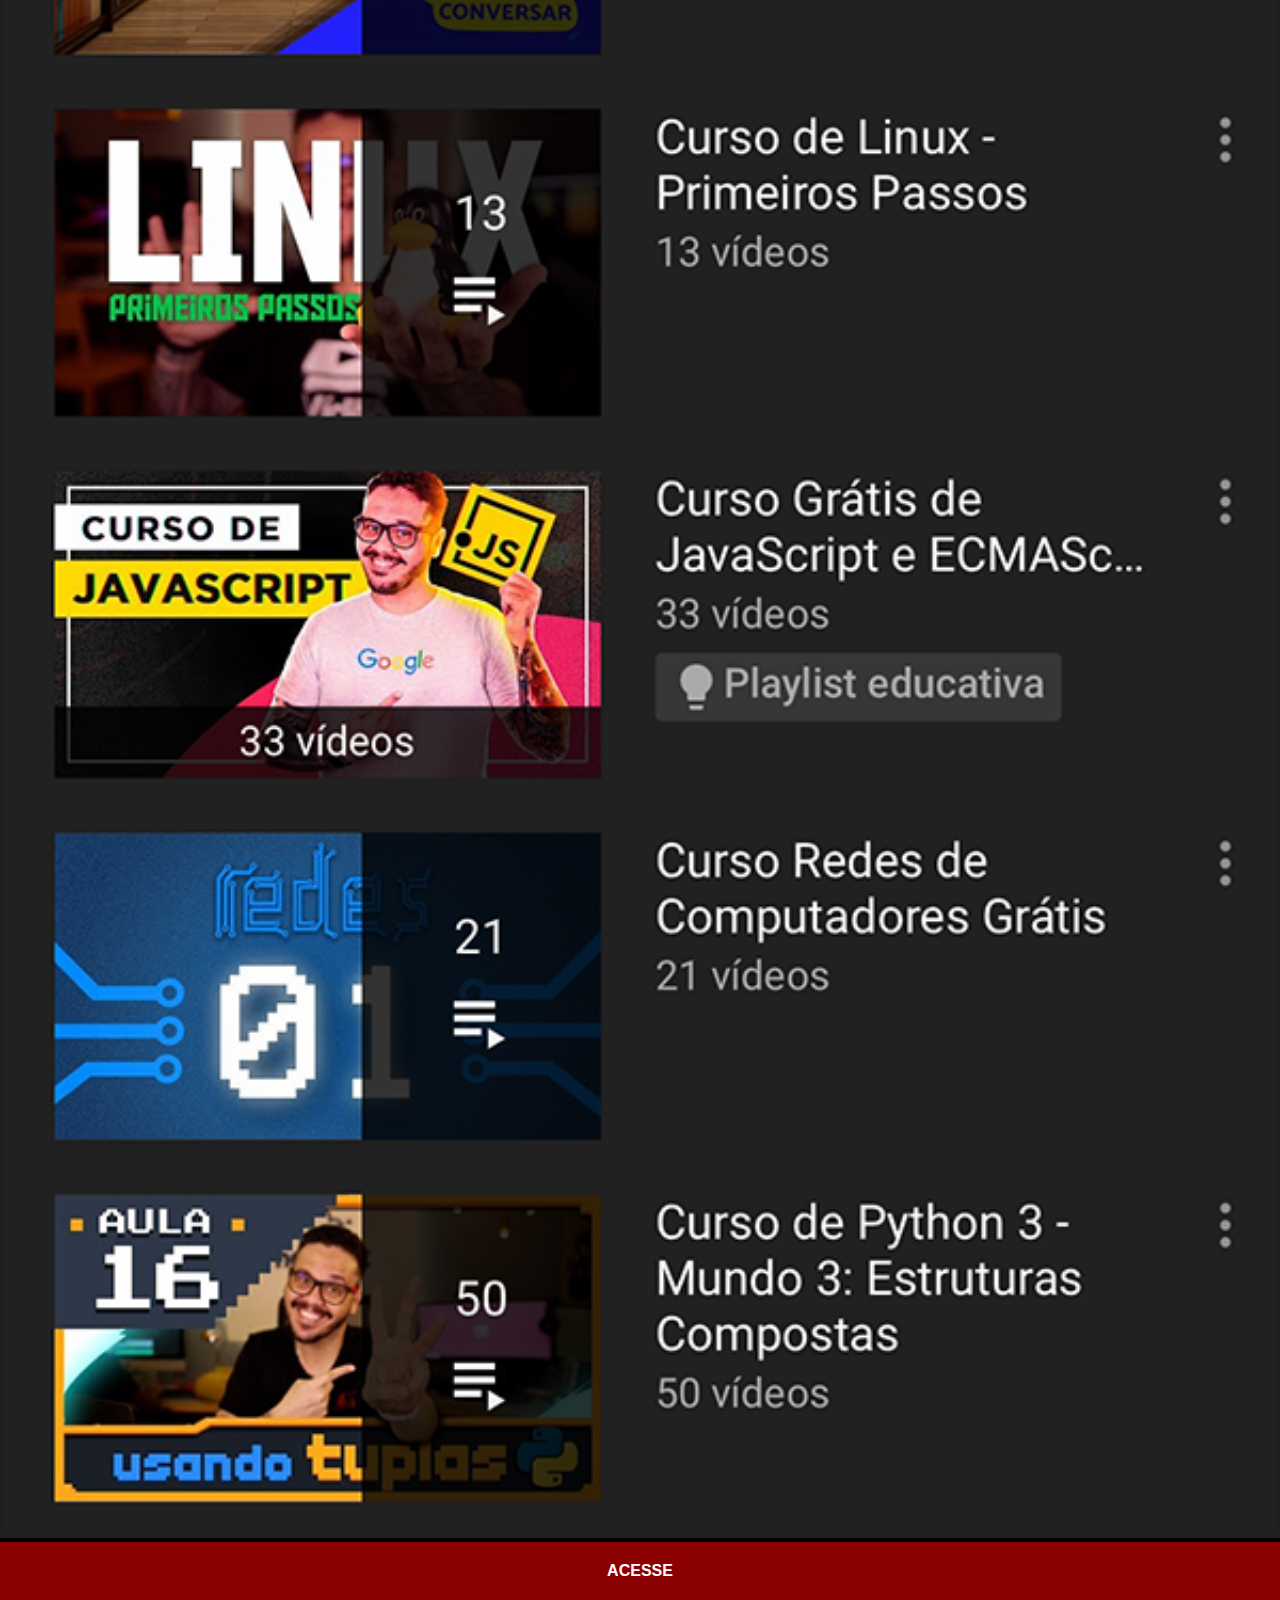
<file: youtube.html>
<!DOCTYPE html>
<html lang="pt-br">

<head>
    <meta charset="UTF-8">
    <meta http-equiv="X-UA-Compatible" content="IE=edge">
    <meta name="viewport" content="width=device-width, initial-scale=1.0">
    <link rel="stylesheet" href="estilos/social.css">
    <title>Youtube</title>

</head>

<body>
    <img src="imagens/tela-youtube.png" alt="Youtube">
    <a href="https://www.youtube.com/watch?v=ar5UB2MxraE&list=PLHz_AreHm4dkcVCk2Bn_fdVQ81Fkrh6WT&index=15" target="_blank">ACESSE</a>


</body>

</html>
</file>
<file: estilos/style.css>
@charset "UTF-8";
    * {
        margin: 0px;
        padding: 0px;
        font-family: Arial, Helvetica, sans-serif;
    }
    
    html,
    body {
        height: 100vh;
        width: 100vw;
        background-color: black;
        color: white;
    }
    
    body {
        background-image: url('../imagens/fundo-madeira.jpg');
        background-size: cover;
        background-attachment: fixed;
        background-repeat: no-repeat;
        background-position: top center;
    }
    
    body::-webkit-scrollbar {
        display: none;
    }
    
    main {
        height: 100vh;
        position: relative;
    }
    
    iframe {
        overflow: hidden;
        overflow-y: scroll;
        overflow-x: scroll;
    }
    
    section#telefone {
        position: absolute;
        top: 50%;
        left: 50%;
        transform: translate(-50%, -50%);
        height: 627px;
        width: 311px;
        background: url('../imagens/frame-iphone.png') no-repeat;
    }
    
    iframe#tela {
        position: relative;
        top: 80px;
        left: 22px;
        width: 267px;
        height: 471px;
    }
    
    section#redes-sociais {
        text-align: right;
    }
    
    section#redes-sociais img {
        width: 50px;
        margin: 10px;
        border-radius: 50%;
        box-shadow: 2px 2px 5px rgb(0, 0, 0, 400);
        box-sizing: border-box;
    }
    
    section#redes-sociais img:hover {
        border: 2px solid rgba(255, 255, 255, 0.658);
        transform: translate(-3px, -3px);
        box-shadow: 5px 5px 10px rgba(0, 0, 0, 0.623);
        transition: transform .5s, border 1.5s;
    }
</file>
<file: estilos/social.css>
* {
    margin: 0px;
    padding: 0px;
    font-family: Arial, Helvetica, sans-serif;
}

html {
    scrollbar-width: none;
}

::-webkit-scrollbar {
    display: none;
}

html,
body {
    height: 100vh;
    width: 100vw;
    background-color: black;
    color: white;
}

body {}

body::-webkit-scrollbar {
    width: 0px;
    background: transparent;
    /* Disable scrollbar Chrome/Safari/Webkit */
}

img {
    width: 100vw;
}

a {
    display: block;
    background-color: darkred;
    padding: 20px;
    text-align: center;
    font-weight: bolder;
    text-decoration: none;
    color: white;
}

a:hover {
    background-color: red;
}
</file>
